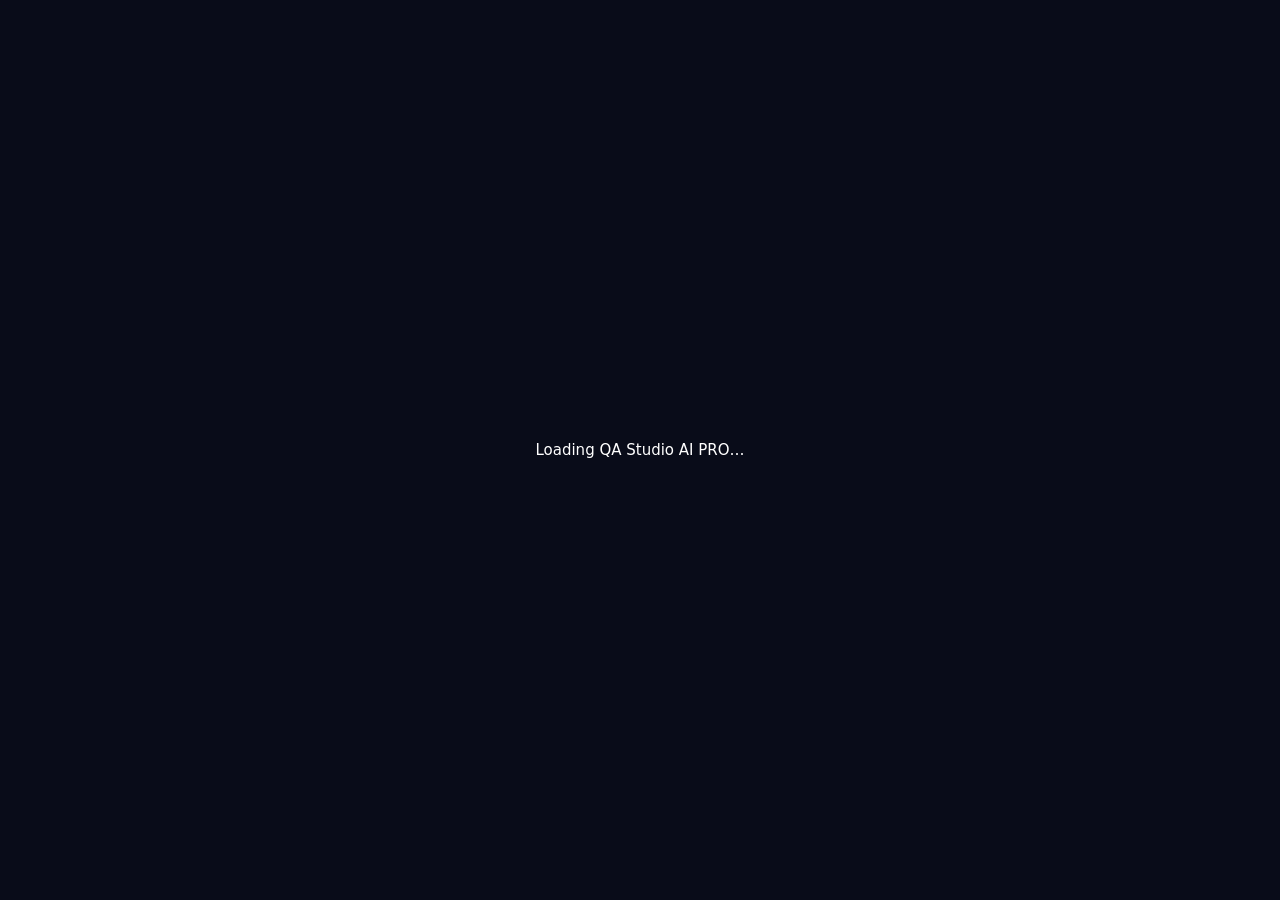
<file: index.html>
<!doctype html>
<html lang="en">
<head>
<meta charset="utf-8">
<meta name="viewport" content="width=device-width, initial-scale=1, viewport-fit=cover">
<meta name="theme-color" content="#090c19">
<meta name="description" content="QA Studio AI PRO: grafika, krátká videa, luxusní a vánoční motivy a 35 tematických kategorií.">
<title>QA Studio AI PRO</title>
<style>
html,body{width:100%;height:100%;margin:0;background:#090c19;color:#fff}
#app{display:block;border:0;width:100%;height:100%;height:100dvh}
#notice{position:fixed;z-index:9;inset:0;background:#090c19;color:#fff;display:grid;place-items:center;font:15px system-ui;text-align:center;padding:20px}
</style>
<link rel="manifest" href="./manifest.webmanifest">
<link rel="icon" href="./icon.svg" type="image/svg+xml">
<link rel="apple-touch-icon" href="./assets/qa-icon-180.png">
<meta name="apple-mobile-web-app-capable" content="yes">
<meta name="apple-mobile-web-app-status-bar-style" content="black-translucent">
<link rel="stylesheet" href="./qa-design.css?v=20261127-unified12">
</head>
<body>
<dialog id="qaInstallHelp" style="max-width:350px;background:#15151a;color:#fff;border:1px solid #b89450;border-radius:14px;padding:20px;font:16px system-ui"><h2></h2><p></p><button type="button"></button></dialog>
<div id="notice">Loading QA Studio AI PRO…</div>
<iframe id="app" src="./index-1.html?v=clean-20261125-13" title="QA Studio AI PRO" allow="web-share; microphone"></iframe>
<script src="./qa-install.js?v=20261127-install01"></script>
<script>
if(location.hash.includes('access_token=')||location.search.includes('error_code=')){
 location.replace('./login.html'+location.search+location.hash);
}
(function(){
'use strict';
const f=document.getElementById('app'),n=document.getElementById('notice');
if(location.search||location.hash){const q=new URLSearchParams(location.search);q.delete('v');f.src='./index-1.html?v=clean-20261125-13'+(q.size?'&'+q.toString():'')+location.hash;}
f.addEventListener('load',async function(){
 try{
   const doc=f.contentDocument;
   if(doc&&!doc.getElementById('qaObsidianDesign')){const design=doc.createElement('link');design.id='qaObsidianDesign';design.rel='stylesheet';design.href='./qa-design.css?v=20261127-unified12';doc.head.append(design);}
   if(!doc||!doc.querySelector('.nav'))throw Error('Aplikace nebyla načtena.');
   const loadModule=script=>new Promise(resolve=>{const old=script.onload;const error=script.onerror;script.onload=e=>{try{old?.call(script,e)}finally{resolve(true)}};script.onerror=e=>{try{error?.call(script,e)}finally{resolve(false)}};script.async=false;doc.body.append(script)});
   if(!doc.querySelector('script[data-qa-animals]')){
     const script=doc.createElement('script');
     script.src='./qa-animals.js?v=20261127-license01';
     script.dataset.qaAnimals='true';
     script.onerror=function(){console.warn('Doplněk zvířecích šablon se nenačetl.')};
     await loadModule(script);
   }
   if(!doc.defaultView.QAAuthCore){const core=doc.createElement('script');core.src='./qa-auth-core.js?v=20261123-core02';core.dataset.qaCore='true';await loadModule(core)}
   if(!doc.querySelector('script[data-qa-account]')){const account=doc.createElement('script');account.src='./qa-account.js?v=20261127-promo01';account.dataset.qaAccount='true';await loadModule(account)}
   if(!doc.querySelector('script[data-qa-social]')){const social=doc.createElement('script');social.src='./qa-social.js?v=20261123-social1';social.dataset.qaSocial='true';await loadModule(social);}
   if(!doc.querySelector('script[data-qa-promo]')){const promo=doc.createElement('script');promo.src='./qa-promo-catalog.js?v=20261127-promo01';promo.dataset.qaPromo='true';await loadModule(promo)}
   if(!doc.querySelector('script[data-qa-plans]')){const plans=doc.createElement('script');plans.src='./qa-plans.js?v=20261127-promo01';plans.dataset.qaPlans='true';await loadModule(plans);}
   if(!doc.querySelector('script[data-qa-voice-access]')){const voiceAccess=doc.createElement('script');voiceAccess.src='./qa-voice-access.js?v=20261127-trial01';voiceAccess.dataset.qaVoiceAccess='true';await loadModule(voiceAccess);}
   if(!doc.querySelector('script[data-qa-cutouts]')){const cutouts=doc.createElement('script');cutouts.src='./qa-cutouts.js?v=20261125-clean13';cutouts.dataset.qaCutouts='true';await loadModule(cutouts);}
   if(!doc.querySelector('script[data-qa-start]')){const start=doc.createElement('script');start.src='./qa-start.js?v=20261123-funny01';start.dataset.qaStart='true';await loadModule(start);}
   if(!doc.querySelector('script[data-qa-gallery]')){const gallery=doc.createElement('script');gallery.src='./qa-gallery.js?v=20261125-clean13';gallery.dataset.qaGallery='true';gallery.onerror=()=>console.error('Galerii fotošablon se nepodařilo načíst');await loadModule(gallery);}
   if(!doc.querySelector('script[data-qa-funny]')){const funny=doc.createElement('script');funny.src='./qa-funny.js?v=20261125-clean13';funny.dataset.qaFunny='true';funny.onerror=()=>console.error('Funny Lab se nepodařilo načíst');await loadModule(funny);}
   if(!doc.querySelector('script[data-qa-unified]')){const uni=doc.createElement('script');uni.src='./qa-one-editor.js?v=20261127-trial01';uni.dataset.qaUnified='true';uni.onerror=()=>console.error('Jednotný editor se nenačetl');await loadModule(uni);}
   if(!doc.querySelector('script[data-qa-motion]')){const motion=doc.createElement('script');motion.src='./qa-motion.js?v=20261127-license01';motion.dataset.qaMotion='true';await loadModule(motion);}
   if(!doc.querySelector('script[data-qa-prep]')){const prep=doc.createElement('script');prep.src='./qa-prep-studio.js?v=20261127-trial01';prep.dataset.qaPrep='true';await loadModule(prep);}
   if(!doc.querySelector('script[data-qa-help]')){const help=doc.createElement('script');help.src='./qa-help.js?v=20261123-onboard01';help.dataset.qaHelp='true';help.onerror=()=>console.error('Nápovědu nebylo možné načíst');await loadModule(help);}
   if(!doc.querySelector('script[data-qa-pricing-fix]')){const pricing=doc.createElement('script');pricing.src='./qa-pricing-fix.js?v=20261127-promo01';pricing.dataset.qaPricingFix='true';pricing.onerror=()=>console.error('Ceník se nepodařilo aktualizovat');await loadModule(pricing);}
   if(!doc.querySelector('script[data-qa-i18n]')){const i18n=doc.createElement('script');i18n.src='./qa-i18n.js?v=20261125-external02';i18n.dataset.qaI18n='true';await loadModule(i18n);}
   if(!doc.querySelector('script[data-qa-prompts]')){const prompts=doc.createElement('script');prompts.src='./qa-prompts.js?v=20261125-prompts01';prompts.dataset.qaPrompts='true';await loadModule(prompts);}
   if(!doc.querySelector('script[data-qa-external-ai]')){const ext=doc.createElement('script');ext.src='./qa-external-ai.js?v=20261125-external01';ext.dataset.qaExternalAi='true';await loadModule(ext);}
   if(!doc.querySelector('script[data-qa-branding]')){const art=doc.createElement('script');art.src='./qa-branding-art.js?v=20261127-brand05';art.dataset.qaBranding='true';await loadModule(art);}
   if(!doc.querySelector('script[data-qa-shared-library]')){const lib=doc.createElement('script');lib.src='./qa-shared-library.js?v=20261127-promo01';lib.dataset.qaSharedLibrary='true';await loadModule(lib);}
   if(!doc.querySelector('script[data-qa-landing]')){const landing=doc.createElement('script');landing.src='./qa-landing.js?v=20261127-promo01';landing.dataset.qaLanding='true';landing.onerror=()=>console.error('Promotional homepage failed to load');await loadModule(landing);}
   const deadline=Date.now()+6000;while(!doc.querySelector('#qlaNewLanding .qaHomeShell')&&Date.now()<deadline)await new Promise(r=>setTimeout(r,100));
   if(doc.querySelector('#qlaNewLanding .qaHomeShell')){doc.querySelector('.nav button[data-tab="qaWelcome"]')?.click();doc.defaultView.scrollTo(0,0);n.style.display='none';window.qaAttachInstall?.();const requested=new URLSearchParams(location.search).get('studio');if(['image','sound','voice','video','motion','editor'].includes(requested)){doc.defaultView.qaOpenEditorMode?.(requested)}else if(requested==='library'){doc.defaultView.qaOpenSharedLibrary?.('all','all')}}else{n.replaceChildren();const msg=document.createElement('p');msg.textContent='Nová domovská stránka se nenačetla. / Dashboard failed to load.';const retry=document.createElement('button');retry.textContent='Zkusit znovu / Retry';retry.onclick=()=>location.reload();const fallback=document.createElement('button');fallback.textContent='Otevřít dostupný editor / Open editor';fallback.onclick=()=>{n.style.display='none'};n.append(msg,retry,fallback)}
 }catch(e){
   n.textContent='Studio se nepodařilo načíst v tomto prostředí. Otevři soubor index-1.html přímo z webového serveru.';
   console.error(e);
 }
});
})();
</script>
<script>
if('serviceWorker' in navigator && location.protocol==='https:') {
 window.addEventListener('load',()=>navigator.serviceWorker.register('./sw.js',{scope:'./'}).catch(()=>{}),{once:true});
}
</script>
</body>
</html>
</file>
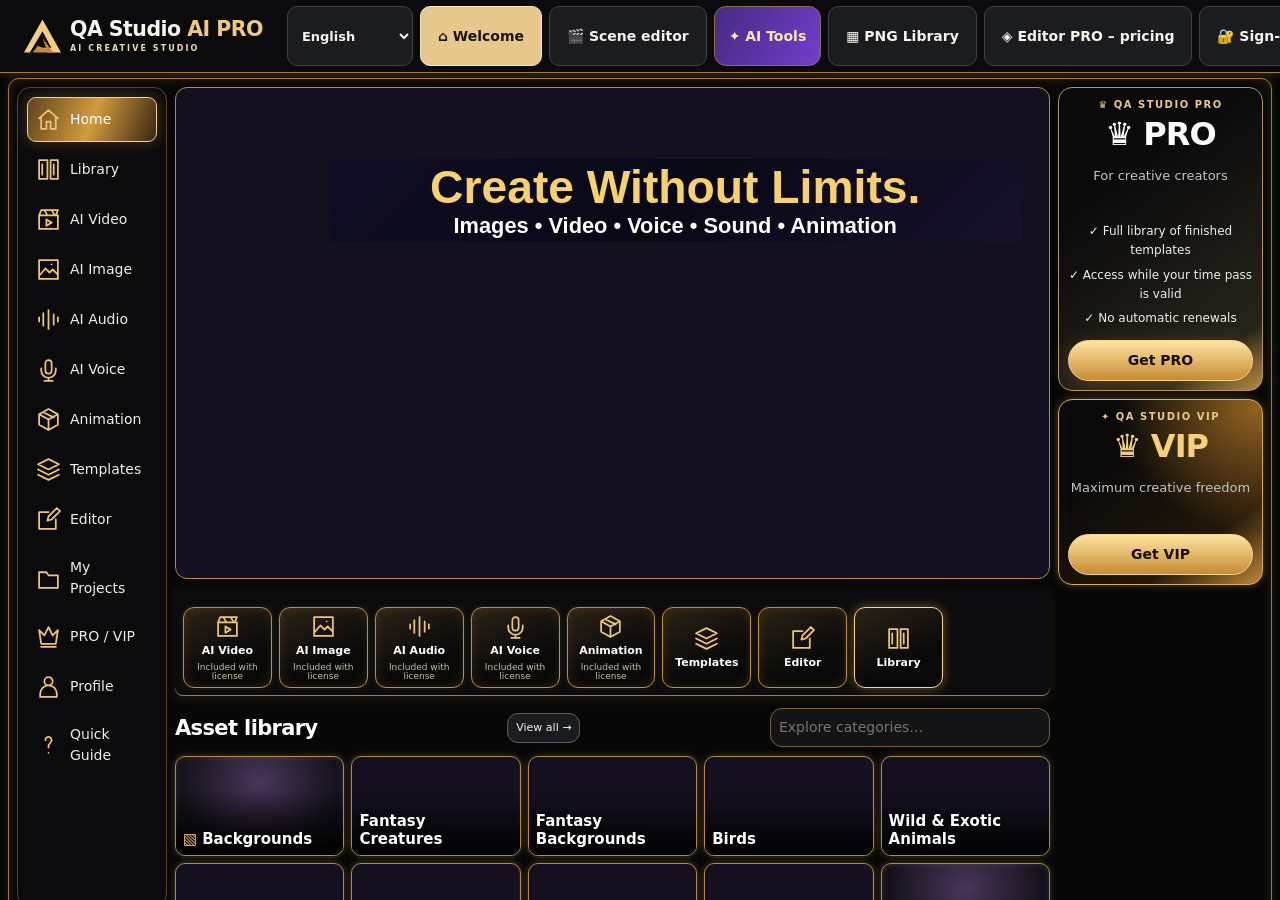
<file: beta/index.html>
<!doctype html><html lang="cs"><head><meta charset="utf-8"><meta name="viewport" content="width=device-width,initial-scale=1"><title>QA Studio AI PRO</title><link rel="stylesheet" href="../qa-design.css?v=20261125-clean13"></head><body><p>QA Studio AI PRO — aktualizovaná verze</p><a href="../?v=20261125-clean13">Otevřít studio</a><script>const target=new URL('../',location.href);for(const [k,v] of new URLSearchParams(location.search))target.searchParams.set(k,v);target.searchParams.set('v','20261125-clean13');target.hash=location.hash;location.replace(target.href);</script></body></html>
</file>
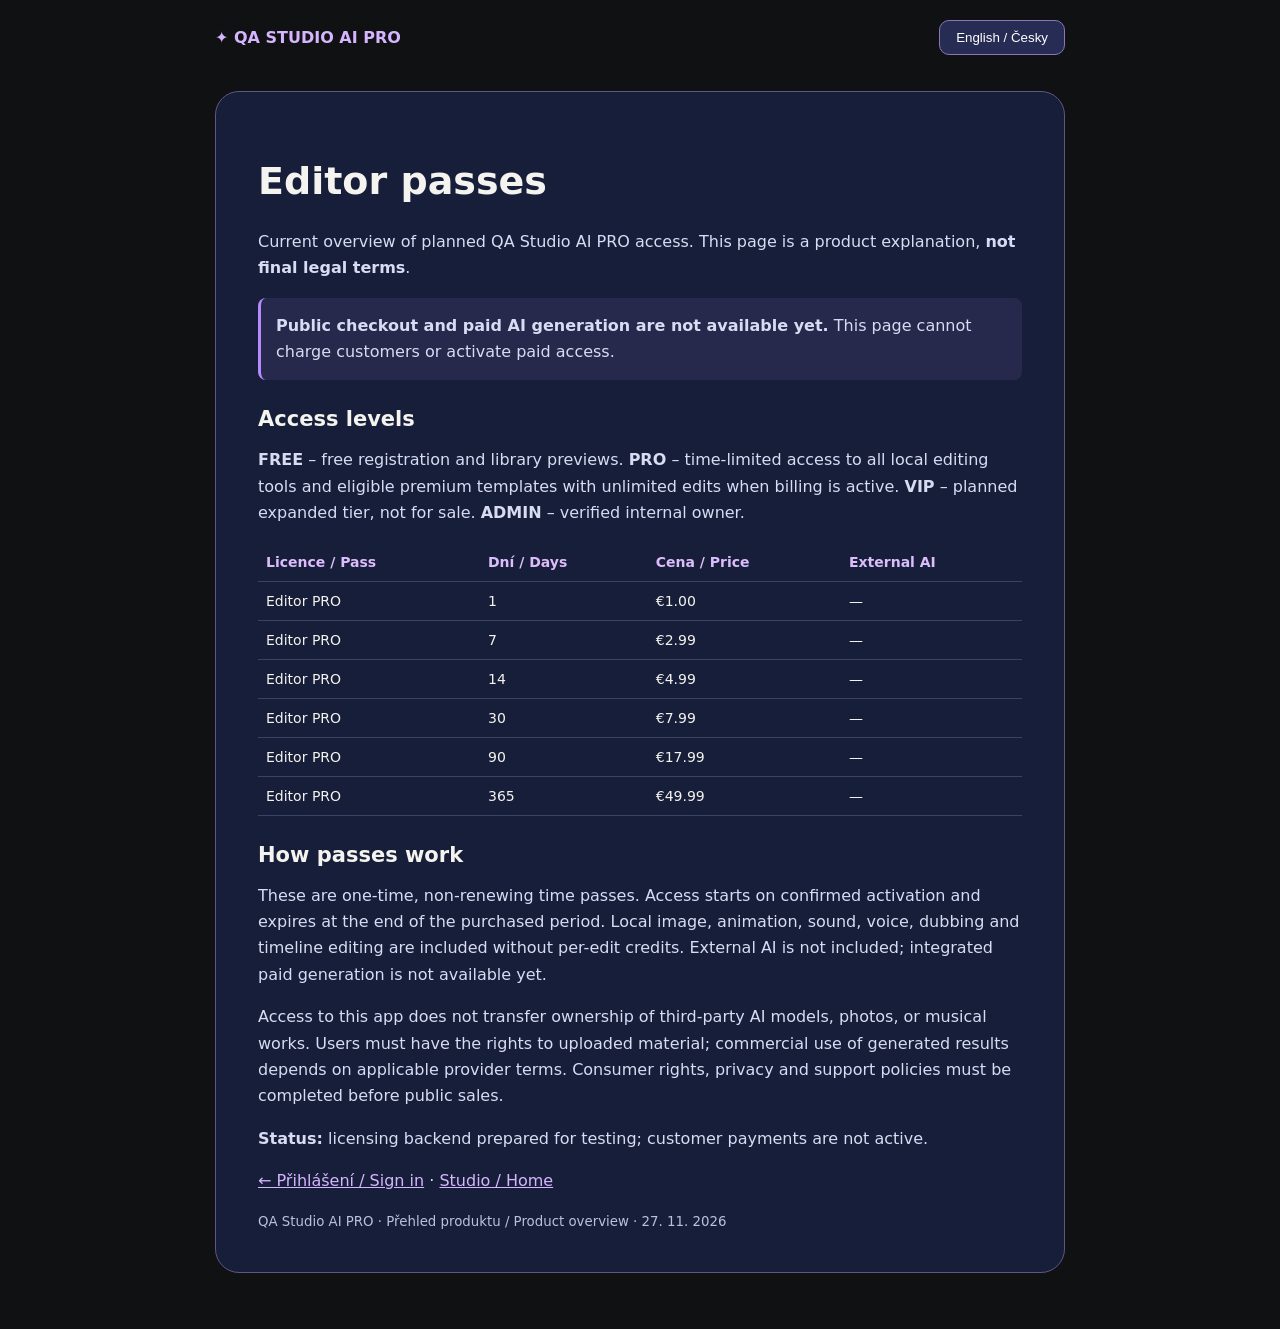
<file: licenses.html>
<!doctype html>
<html lang="cs"><head>
<meta charset="utf-8"><meta name="viewport" content="width=device-width,initial-scale=1,viewport-fit=cover">
<meta name="theme-color" content="#121932"><meta name="robots" content="index,follow">
<title>Licence / Licenses · QA Studio AI PRO</title>
<style>
:root{color-scheme:dark;font-family:system-ui,-apple-system,Segoe UI,Arial,sans-serif}*{box-sizing:border-box}
body{margin:0;background:linear-gradient(130deg,#0b132b,#211631);color:#f6f4ff;padding:20px;min-height:100vh}
main{max-width:850px;margin:36px auto;background:#171e39;border:1px solid #645485;border-radius:24px;padding:clamp(20px,5vw,42px)}
a{color:#d6b5ff}h1{font-size:clamp(25px,6vw,38px)}h2{font-size:21px;margin:27px 0 9px}p,li{line-height:1.65;color:#d7dcf3}
table{border-collapse:collapse;width:100%;font-size:14px}th,td{text-align:left;border-bottom:1px solid #3a4364;padding:11px 8px}th{color:#dcbcfb}
small{color:#b8c3db}.note{background:#26284c;padding:15px;border-left:3px solid #b68aff;border-radius:8px}
header{max-width:850px;margin:auto;display:flex;justify-content:space-between;align-items:center;gap:16px}header a{text-decoration:none;font-weight:750}
button{border-radius:10px;border:1px solid #8e75b4;background:#272c55;color:white;padding:9px 16px;cursor:pointer}
@media(max-width:540px){table{font-size:12px}th,td{padding:9px 5px}}
</style><link rel="stylesheet" href="./qa-design.css?v=20261125-obsidian2">
</head><body>
<header><a href="./">✦ QA STUDIO AI PRO</a><button id="langBtn" type="button">English / Česky</button></header>
<main>
<div data-cs><h1>Licence editoru</h1>
<p>Aktuální informace o připravovaných přístupech do QA Studio AI PRO. Toto je přehled funkčnosti, <strong>nikoli finální právní obchodní podmínky</strong>.</p>
<p class="note"><strong>Veřejný prodej a placené AI generování zatím nejsou spuštěné.</strong> Nikdo si přes tuto stránku nemůže koupit licenci ani aktivovat platbu.</p>
<h2>Přístupové úrovně</h2>
<p><strong>FREE</strong> – registrace a prohlížení ukázek knihovny. <strong>PRO</strong> – časový přístup ke všem lokálním nástrojům editoru a hotovým prémiovým šablonám po aktivaci platby, bez limitu počtu úprav. <strong>VIP</strong> – plánovaná rozšířená úroveň, zatím bez veřejného prodeje. <strong>ADMIN</strong> – interní ověřený správce.</p></div>
<div data-en hidden><h1>Editor passes</h1>
<p>Current overview of planned QA Studio AI PRO access. This page is a product explanation, <strong>not final legal terms</strong>.</p>
<p class="note"><strong>Public checkout and paid AI generation are not available yet.</strong> This page cannot charge customers or activate paid access.</p>
<h2>Access levels</h2>
<p><strong>FREE</strong> – free registration and library previews. <strong>PRO</strong> – time-limited access to all local editing tools and eligible premium templates with unlimited edits when billing is active. <strong>VIP</strong> – planned expanded tier, not for sale. <strong>ADMIN</strong> – verified internal owner.</p></div>
<table><thead><tr><th>Licence / Pass</th><th>Dní / Days</th><th>Cena / Price</th><th>External AI</th></tr></thead><tbody id="qaPromoPrices"><tr><td colspan="4">Ceny se načítají / Loading prices</td></tr></tbody></table>
<div data-cs>
<h2>Jak licence funguje</h2>
<p>Jde o jednorázové časové balíčky bez automatického obnovování. Platnost se počítá po potvrzené aktivaci a skončí uplynutím přiděleného období. V ceně jsou lokální úpravy obrázků, animací, zvuku, hlasu, dabingu a časové osy. Jednotlivé úpravy nespotřebovávají kredity. Externí AI není součástí ceny; integrované placené generování zatím není dostupné.</p>
<p>Licence k používání aplikace nezakládá vlastnictví modelů AI, cizích fotografií ani hudebních děl. Uživatel musí mít práva k obsahu, který nahraje; dostupnost a obchodní použití vygenerovaných výstupů bude nutné ověřit podle podmínek použitých dodavatelů. Pravidla odstoupení, reklamací, ochrany osobních údajů a podpory musí být zveřejněna a dokončena před spuštěním prodeje.</p>
<p><strong>Stav:</strong> technický licenční systém je připravený k testování, ale zákaznické platby nejsou aktivní.</p>
</div>
<div data-en hidden>
<h2>How passes work</h2>
<p>These are one-time, non-renewing time passes. Access starts on confirmed activation and expires at the end of the purchased period. Local image, animation, sound, voice, dubbing and timeline editing are included without per-edit credits. External AI is not included; integrated paid generation is not available yet.</p>
<p>Access to this app does not transfer ownership of third-party AI models, photos, or musical works. Users must have the rights to uploaded material; commercial use of generated results depends on applicable provider terms. Consumer rights, privacy and support policies must be completed before public sales.</p>
<p><strong>Status:</strong> licensing backend prepared for testing; customer payments are not active.</p>
</div>
<p><a href="./login.html">← Přihlášení / Sign in</a> · <a href="./">Studio / Home</a></p>
<small>QA Studio AI PRO · Přehled produktu / Product overview · 27. 11. 2026</small>
</main>
<script src="./qa-promo-catalog.js?v=20261127-promo01"></script>
<script>
const btn=document.getElementById('langBtn');
let lang=(navigator.language||'cs').toLowerCase().startsWith('cs')?'cs':'en';
function render(){for(const el of document.querySelectorAll('[data-cs]'))el.hidden=lang!=='cs';for(const el of document.querySelectorAll('[data-en]'))el.hidden=lang!=='en';document.documentElement.lang=lang;const body=document.getElementById('qaPromoPrices'),catalog=window.QAPromoCatalog;if(!catalog){body.textContent=lang==='cs'?'Ceník není k dispozici.':'Prices are unavailable.';return}body.replaceChildren();for(const offer of catalog.offers){const tr=document.createElement('tr');for(const value of ['Editor PRO',String(offer.days),catalog.formatPrice(offer.minorUnits,lang),'—']){const td=document.createElement('td');td.textContent=value;tr.append(td)}body.append(tr)}}
btn.addEventListener('click',()=>{lang=lang==='cs'?'en':'cs';render()});render();
</script></body></html>
</file>
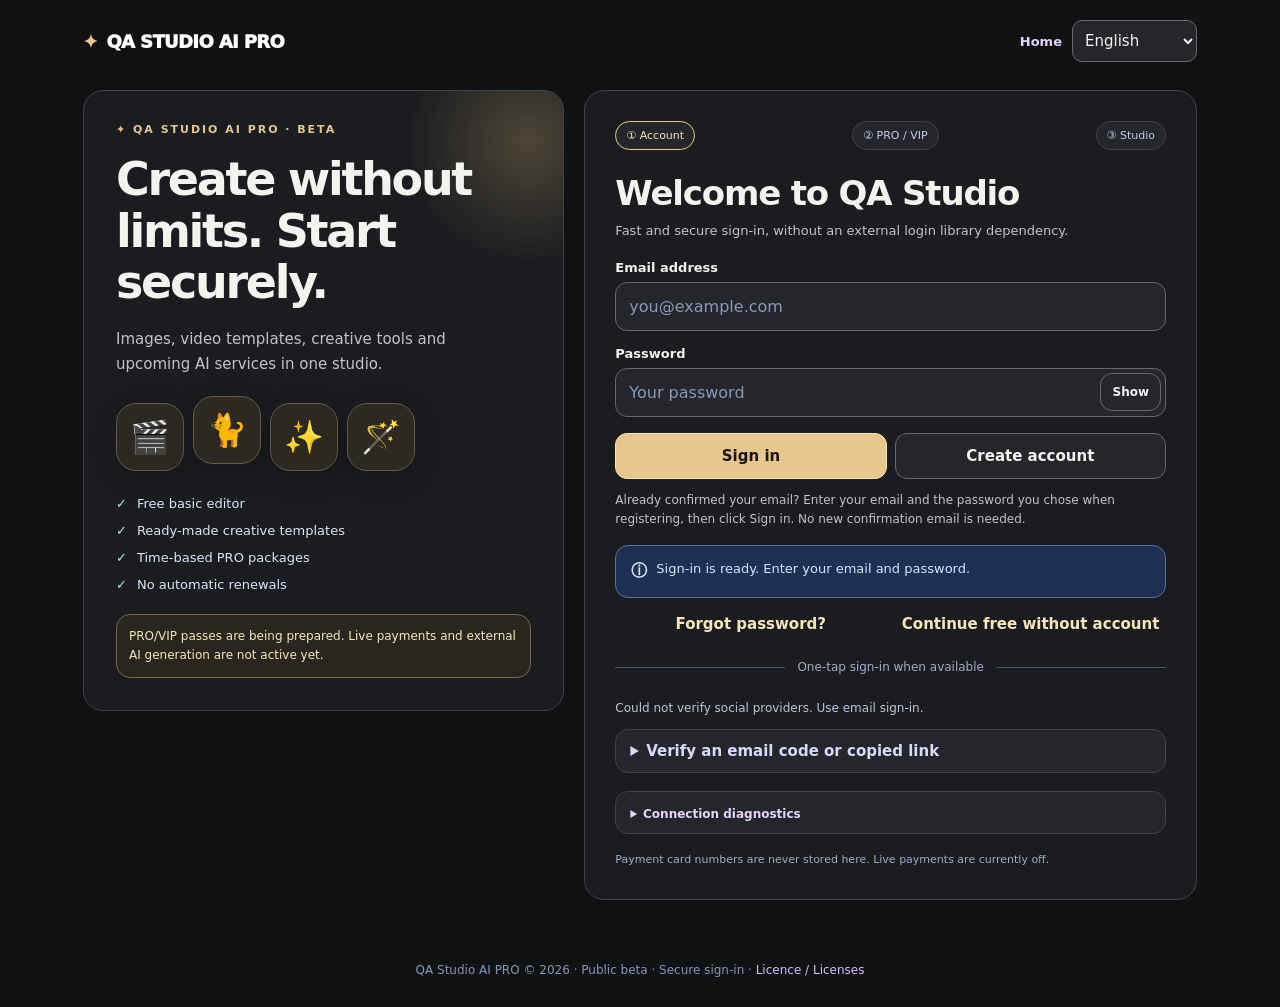
<file: login.html>
<!doctype html>
<html lang="cs">
<head>
<meta charset="utf-8"><meta name="viewport" content="width=device-width,initial-scale=1,viewport-fit=cover">
<meta name="theme-color" content="#101528">
<meta name="description" content="QA Studio AI PRO: bezpečné přihlášení, registrace, ověřovací kód a obnova hesla">
<title>QA Studio AI PRO | Přihlášení a registrace</title>
<link rel="icon" href="./icon.svg" type="image/svg+xml">
<style>
:root{font-family:system-ui,-apple-system,Segoe UI,Arial,sans-serif;color-scheme:dark;color:#f6f6ff;--txt:#f6f6ff;--sub:#afc0df;--line:#444b72;--pink:#ff83bb;--mint:#9ef5d0;--gold:#ffda98}
*{box-sizing:border-box}body{margin:0;min-height:100vh;background:radial-gradient(ellipse at 80% -10%,#3f265c 0,transparent 44%),radial-gradient(ellipse at 5% 45%,#263768 0,transparent 46%),#0b1021;color:var(--txt);font-size:15px}
a{color:#e4d4ff;text-decoration:none}a:hover{text-decoration:underline}button,input,select{font:inherit}button{cursor:pointer}button:disabled{opacity:.5;cursor:wait}
header{max-width:1150px;margin:auto;display:flex;align-items:center;justify-content:space-between;gap:12px;padding:20px 18px}
.brand{font-size:18px;font-weight:950;letter-spacing:-.035em;color:#fff;display:flex;gap:9px;align-items:center}.brand span{color:var(--gold)}
.topActions{display:flex;align-items:center;gap:10px}.topActions a{font-size:13px;font-weight:700}.topActions select{background:#1b2543;border:1px solid #66739d;border-radius:10px;color:white;padding:10px 8px;max-width:138px}
.layout{max-width:1150px;margin:0 auto;padding:8px 18px 48px;display:grid;grid-template-columns:minmax(0,.88fr) minmax(0,1.12fr);gap:20px;align-items:start}
.promo{background:linear-gradient(145deg,#281f50,#162346 48%,#241636);border:1px solid #68508c;border-radius:24px;position:relative;overflow:hidden;padding:32px;box-shadow:0 15px 55px #0005;min-height:490px}
.promo:before{content:"";position:absolute;width:260px;height:260px;border-radius:50%;right:-95px;top:-80px;background:radial-gradient(circle at 35% 35%,#b085ff94,#f4789d65 38%,transparent 70%);filter:blur(2px)}
.kicker{font-size:11px;letter-spacing:.18em;font-weight:900;color:#ffd09b;position:relative}.promo h1{font-size:clamp(30px,4vw,46px);line-height:1.12;letter-spacing:-.05em;margin:18px 0;position:relative}.promo p{color:#d0d9ec;line-height:1.7;max-width:380px;position:relative}
.art{display:flex;align-items:center;gap:9px;margin:25px 0}.art>span{font-size:32px;display:grid;place-items:center;height:68px;width:68px;border:1px solid #ffffff35;border-radius:20px;background:linear-gradient(150deg,#59316e,#27295e);box-shadow:0 7px 28px #0003}.art>span:nth-child(2){transform:translateY(-7px);background:linear-gradient(145deg,#62417c,#bc637e)}.art>span:nth-child(3){background:linear-gradient(145deg,#754a62,#373667)}
.benefits{list-style:none;padding:0;display:grid;gap:12px;margin:22px 0}.benefits li{color:#dee5fb;font-size:13px}.benefits li:before{content:"✓";color:var(--mint);font-weight:900;margin-right:10px}
.proNote{border:1px solid #a38a6f;border-radius:14px;padding:12px;background:#38263b99;color:#fce3af;font-size:12px;line-height:1.6;margin-top:20px}
.auth{background:linear-gradient(170deg,#1b2445,#11172d);border:1px solid #6b6593;border-radius:24px;padding:clamp(18px,3vw,30px);box-shadow:0 18px 60px #0007;min-width:0}
.progress{display:flex;gap:5px;justify-content:space-between;color:#c3cce6;font-size:11px;margin-bottom:24px}.progress span{border-radius:40px;padding:7px 10px;border:1px solid #4c5985;background:#252e50}.progress span:first-child{background:#452a67;color:#fff;border-color:#8d6bd4}
.auth h2{font-size:clamp(24px,3.5vw,34px);line-height:1.15;letter-spacing:-.035em;margin:0 0 8px}.subtitle{color:#bdcae4;font-size:13px;line-height:1.6;margin:0 0 18px}
label{display:block;font-weight:750;font-size:13px;margin:15px 0 7px}input{background:#0d162b;border:1px solid #5c698b;color:#fff;border-radius:12px;padding:14px 13px;min-height:48px;width:100%;outline:none;font-size:16px}input:focus{border-color:#c6a0fe;box-shadow:0 0 0 3px #9d68eb33}input::placeholder{color:#879ab9}
.btn{border:1px solid #7972a5;background:#242b56;color:#fff;border-radius:12px;padding:12px 15px;min-height:46px;font-weight:790;transition:filter .12s}.btn:hover{filter:brightness(1.1)}.btn:focus-visible{outline:3px solid #c1a4fa;outline-offset:2px}.btn.primary{background:linear-gradient(100deg,#fa8b69,#bf4cb4,#6951f4);border-color:#f8b8dc;box-shadow:0 6px 26px #b54cd52c}.btn.soft{background:#192941;border-color:#527398}.btn.gold{background:linear-gradient(110deg,#ffd17a,#e9958b);color:#241632;border-color:#ffdfa9}.btn.textBtn{padding:8px 0;background:none;border:none;min-height:34px;color:#dec4ff}.btn.full{width:100%}
.fieldWithButton{position:relative}.fieldWithButton input{padding-right:105px}.fieldWithButton .btn{position:absolute;right:5px;top:5px;padding:6px 11px;min-height:38px;font-size:12px;border-color:#66708a}
.row{display:flex;gap:9px;flex-wrap:wrap;align-items:center}.row>.btn{flex:1}.actions{display:flex;gap:8px;margin-top:16px;flex-wrap:wrap}.actions .btn{flex:1;min-width:125px}
#message{margin:16px 0 9px;display:flex;gap:9px;align-items:start;border:1px solid #59739d;border-radius:13px;padding:13px 15px;color:#d5e8ff;background:#1e3054;white-space:pre-wrap;line-height:1.52;min-height:53px;font-size:13px;scroll-margin-top:30px}#message[data-kind=error]{border-color:#df7689;background:#3b233e;color:#ffdfe3}#message[data-kind=ok]{border-color:#5bad91;background:#163c3c;color:#c6ffea}#message[data-kind=warn]{border-color:#b68d5f;background:#392d31;color:#ffe6b4}#message:focus{outline:3px solid #dfbadf}#message strong{font-size:16px}
.helptext{color:#c7d2e9;font-size:12px;line-height:1.6}.divider{display:flex;gap:12px;align-items:center;color:#9faecb;font-size:12px;margin:19px 0}.divider:before,.divider:after{content:"";height:1px;flex:1;background:#475479}
#social{display:flex;gap:9px;flex-wrap:wrap}#social button{flex:1;min-width:120px}#socialInfo{font-size:12px;color:#bdc5dd;margin-top:8px}
details{border:1px solid #4f567a;background:#172340;border-radius:13px;padding:12px 14px;margin-top:14px}details summary{cursor:pointer;font-weight:750;color:#d9d9fc}details p{font-size:12px;line-height:1.55;color:#c3d3f0}
#recoverPanel{margin-top:18px;border:1px solid #a588d5;padding:16px;border-radius:14px;background:#261d4e}
#signedIn{background:#16372f;border:1px solid #5ca187;padding:18px;border-radius:14px;color:#e0ffe9}
.disclaimer{font-size:11px;color:#9cacc9;margin:17px 0 0;line-height:1.6}
#diagPanel{margin-top:18px;padding-top:15px;border-top:1px solid #364d71;font-size:12px;color:#b7c4df}#diagPanel summary{color:#e6d4fb;font-weight:760;cursor:pointer}#diagPanel pre{font-size:11px;white-space:pre-wrap;overflow-wrap:anywhere;color:#cde0ed;line-height:1.5}
#rateNotice{background:#3c302c;color:#ffe1b1;border:1px solid #a68054;border-radius:10px;padding:11px;font-size:12px;margin-top:10px}
footer{max-width:1150px;margin:0 auto;text-align:center;color:#8396bc;padding:15px 20px 30px;font-size:12px}
[hidden]{display:none!important}
@media(max-width:900px){.layout{grid-template-columns:1fr}.promo{min-height:0;padding:22px}.promo h1{font-size:29px}.art{margin:15px 0}.art>span{height:52px;width:52px;font-size:25px}.benefits{grid-template-columns:1fr 1fr;gap:7px}.auth{padding:20px}}
@media(max-width:490px){header{padding:14px 12px}.brand{font-size:15px}.topActions{gap:6px}.topActions a{font-size:12px}.topActions select{max-width:108px}.layout{padding:5px 10px 30px;gap:13px}.promo{padding:19px;border-radius:18px}.promo h1{font-size:25px;margin:10px 0}.promo p{font-size:12px;margin:8px 0}.benefits{margin:13px 0}.benefits li{font-size:11px}.auth{border-radius:18px;padding:17px}.progress{font-size:10px}.progress span{padding:6px}.actions .btn{min-width:125px}}
</style>
<link rel="stylesheet" href="./qa-design.css?v=20261125-obsidian2">
</head><body>
<header><a href="./" class="brand"><span>✦</span> QA STUDIO AI PRO</a><div class="topActions"><a href="./" data-i18n="home">Domů</a><select id="language" aria-label="Language"><option value="cs">Čeština</option><option value="en">English</option><option value="de">Deutsch</option><option value="fr">Français</option><option value="es">Español</option><option value="it">Italiano</option><option value="pl">Polski</option><option value="pt">Português</option><option value="ru">Русский</option><option value="uk">Українська</option><option value="nl">Nederlands</option><option value="ro">Română</option><option value="ja">日本語</option><option value="zh">中文</option><option value="hi">हिन्दी</option></select></div></header>
<div class="layout"><aside class="promo" aria-label="QA Studio AI PRO preview">
<div class="kicker">✦ QA STUDIO AI PRO · BETA</div><h1 data-i18n="promoTitle">Tvoř bez hranic. Začni bezpečně.</h1><p data-i18n="promoText">Obrázky, videošablony, kreativní nástroje a připravované AI služby v jednom studiu.</p>
<div class="art" aria-hidden="true"><span>🎬</span><span>🐈</span><span>✨</span><span>🪄</span></div>
<ul class="benefits"><li data-i18n="benefit1">Základní editor zdarma</li><li data-i18n="benefit2">Hotové kreativní šablony</li><li data-i18n="benefit3">PRO balíčky dle délky</li><li data-i18n="benefit4">Bez automatické obnovy</li></ul>
<div class="proNote" data-i18n="betaNote">PRO/VIP balíčky jsou v přípravě. Veřejné platby a externí AI generování zatím nejsou aktivní.</div>
</aside>
<main class="auth" id="authCard"><div class="progress"><span data-i18n="stepOne">① Účet</span><span data-i18n="stepTwo">② PRO / VIP</span><span data-i18n="stepThree">③ Studio</span></div>
<h2 data-i18n="heading">Vítej v QA Studio</h2><p class="subtitle" data-i18n="subtitle">Přihlášení bez přesměrování na jiné stránky. Účet zůstane zabezpečený službou Supabase.</p>
<div id="selectedPlan" hidden></div><div id="signedIn" hidden><strong id="signedInLabel"></strong><p data-i18n="alreadySignedIn">Jsi ověřený. Můžeš pokračovat do studia.</p><div class="actions"><button class="btn gold" type="button" id="enterStudio" data-i18n="enterStudio">Vstoupit do studia</button><button class="btn soft" type="button" id="logout" data-i18n="logout">Odhlásit</button></div></div>
<form id="authForm" novalidate>
<label for="email" data-i18n="email">E-mail</label><input id="email" name="email" type="email" autocomplete="email" inputmode="email" required placeholder="you@example.com">
<label for="password" data-i18n="password">Heslo</label><div class="fieldWithButton"><input id="password" type="password" autocomplete="current-password" required placeholder="Your password"><button type="button" id="togglePassword" class="btn soft" data-i18n="show">Zobrazit</button></div>
<div class="actions"><button type="submit" id="login" class="btn primary" data-i18n="signIn">Přihlásit se</button><button type="button" class="btn" id="register" data-i18n="register">Vytvořit účet</button></div>
</form>
<p id="registeredHelp" class="helptext" data-i18n="registerHint">Máš už potvrzený e-mail? Zadej svůj e-mail a heslo z registrace a klikni na Přihlásit se. Další ověřovací e-mail nepotřebuješ.</p>
<div id="message" tabindex="-1" role="status" aria-live="polite" data-kind="info"><strong>ⓘ</strong><span id="messageText">Kontroluji připojení…</span></div>
<div class="row"><button id="showHelp" type="button" class="btn textBtn" data-i18n="forgot">Zapomněl/a jsem heslo</button><button id="goFree" type="button" class="btn textBtn" data-i18n="freeEditor">Pokračovat zdarma bez účtu</button></div>
<div id="rateNotice" hidden></div>
<div id="socialArea"><div class="divider" data-i18n="socialHeading">Rychlé přihlášení, pokud je dostupné</div><div id="social"><button id="google" type="button" class="btn soft" hidden>G · Google</button><button id="facebook" type="button" class="btn soft" hidden>f · Facebook</button></div><p id="socialInfo" data-i18n="socialPending">Google a Facebook se objeví po aktivaci přihlášení u poskytovatelů.</p></div>
<details id="emailHelp"><summary data-i18n="emailHelpTitle">Ověřit kód nebo zkopírovaný odkaz z e-mailu</summary><p data-i18n="emailHelpText">Použij pouze nejnovější e-mail. Když obsahuje číselný kód, zadej ho. Když obsahuje tlačítko, podrž ho a zkopíruj jeho adresu bez otevření.</p>
<div class="actions"><button id="sendCode" type="button" class="btn" data-i18n="sendCode">Poslat přihlašovací e-mail</button><button id="sendRecovery" type="button" class="btn soft" data-i18n="sendRecovery">Poslat obnovu hesla</button></div>
<label for="code" data-i18n="otpLabel">Ověřovací kód (pokud ho e-mail obsahuje)</label><input id="code" type="text" inputmode="numeric" autocomplete="one-time-code" maxlength="8" placeholder="123456">
<label for="codeType" data-i18n="codeTypeLabel">Kód je určený pro</label><select id="codeType" style="background:#17213d;color:#fff;border:1px solid #5c698b;border-radius:9px;padding:10px;width:100%"><option value="email" data-i18n="codeLogin">Přihlášení</option><option value="recovery" data-i18n="codeRecovery">Obnovu hesla</option><option value="signup" data-i18n="codeSignup">Registraci</option></select>
<div class="actions"><button id="verifyCode" type="button" class="btn primary" data-i18n="verifyCode">Ověřit kód</button></div>
<label for="pastedLink" data-i18n="pasteLabel">Zkopírovaná adresa ověřovacího odkazu</label><input id="pastedLink" type="url" inputmode="url" autocomplete="off" spellcheck="false" placeholder="https://...supabase.co/auth/v1/verify?token=...">
<div class="actions"><button id="verifyLink" type="button" class="btn primary" data-i18n="verifyLink">Ověřit odkaz bez otevření</button></div>
</details>
<section id="recoverPanel" hidden><h3 data-i18n="newPasswordHeading">Nastavení nového hesla</h3><p class="helptext" data-i18n="newPasswordHelp">Změna hesla je dostupná pouze po úspěšném ověření účtu.</p><label for="newPassword" data-i18n="newPassword">Nové heslo</label><input id="newPassword" type="password" autocomplete="new-password" minlength="8"><label for="confirmPassword" data-i18n="confirmPassword">Zopakovat nové heslo</label><input id="confirmPassword" type="password" autocomplete="new-password" minlength="8"><div class="actions"><button class="btn primary" type="button" id="savePassword" data-i18n="savePassword">Uložit nové heslo</button></div></section>
<details id="diagPanel"><summary data-i18n="diagnostics">Diagnostika připojení</summary><pre id="diagnosticText">Not checked</pre><div class="row"><button type="button" id="checkConnection" class="btn soft" data-i18n="checkConnection">Zkontrolovat spojení</button><button type="button" id="copyDiagnostics" class="btn soft" data-i18n="copyDiagnostics">Kopírovat diagnostiku</button></div><p class="helptext" data-i18n="diagNote">Diagnostika neobsahuje heslo ani přístupové tokeny. Neposílej sem žádné ověřovací odkazy.</p></details>
<p class="disclaimer" data-i18n="disclaimer">V aplikaci se neukládají čísla platebních karet. Žádná ostrá platba se zatím neúčtuje.</p>
</main></div><footer>QA Studio AI PRO © 2026 · Public beta · Secure sign-in · <a href="./licenses.html" style="color:#d7bcff">Licence / Licenses</a></footer>
<script src="./qa-auth-core.js?v=20261123-core02" defer></script>
<script src="./qa-login.js?v=20261126-mail01" defer></script>
</body></html>
</file>
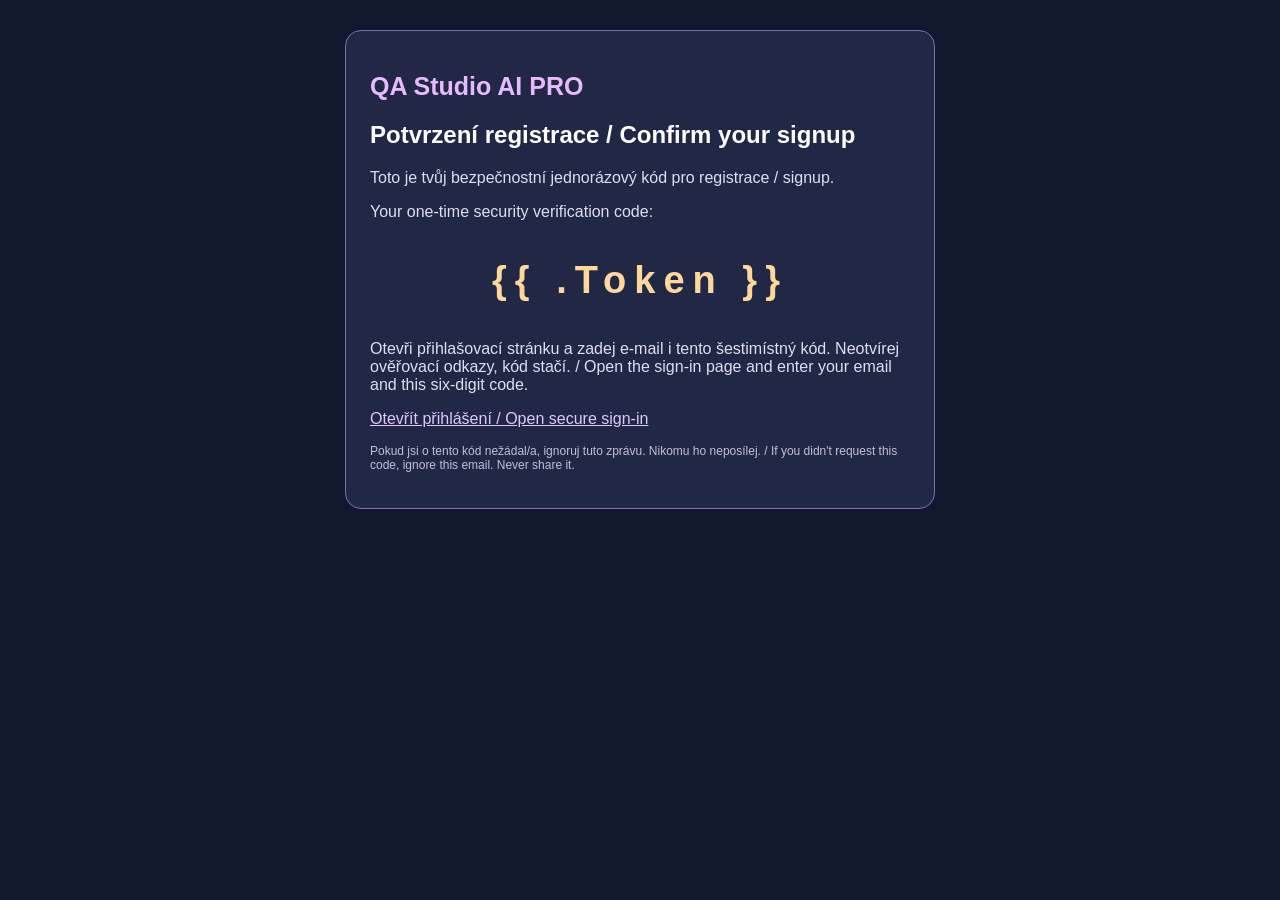
<file: supabase/email-templates/confirm-signup.html>
<!doctype html>
<html lang="cs"><head><meta charset="utf-8"><meta name="viewport" content="width=device-width,initial-scale=1"></head>
<body style="margin:0;padding:30px;background:#11172d;color:#f4f0ff;font:16px Arial,sans-serif">
<div style="max-width:540px;margin:auto;padding:24px;border-radius:16px;background:#202845;border:1px solid #8270ae">
<h1 style="color:#e7b9ff;font-size:25px">QA Studio AI PRO</h1>
<h2 style="color:#ffffff">Potvrzení registrace / Confirm your signup</h2>
<p style="color:#dfdeef">Toto je tvůj bezpečnostní jednorázový kód pro registrace / signup.</p>
<p style="color:#dfdeef">Your one-time security verification code:</p>
<p style="font-size:38px;font-weight:800;letter-spacing:8px;color:#ffd79b;text-align:center">{{ .Token }}</p>
<p style="color:#dfdeef">Otevři přihlašovací stránku a zadej e-mail i tento šestimístný kód. Neotvírej ověřovací odkazy, kód stačí. / Open the sign-in page and enter your email and this six-digit code.</p>
<p><a href="https://cizekanek-cyber.github.io/QA-Studio-AI-PRO/login.html" style="color:#dfc6ff">Otevřít přihlášení / Open secure sign-in</a></p>
<p style="font-size:12px;color:#c3bfd6">Pokud jsi o tento kód nežádal/a, ignoruj tuto zprávu. Nikomu ho neposílej. / If you didn't request this code, ignore this email. Never share it.</p>
</div></body></html>
</file>
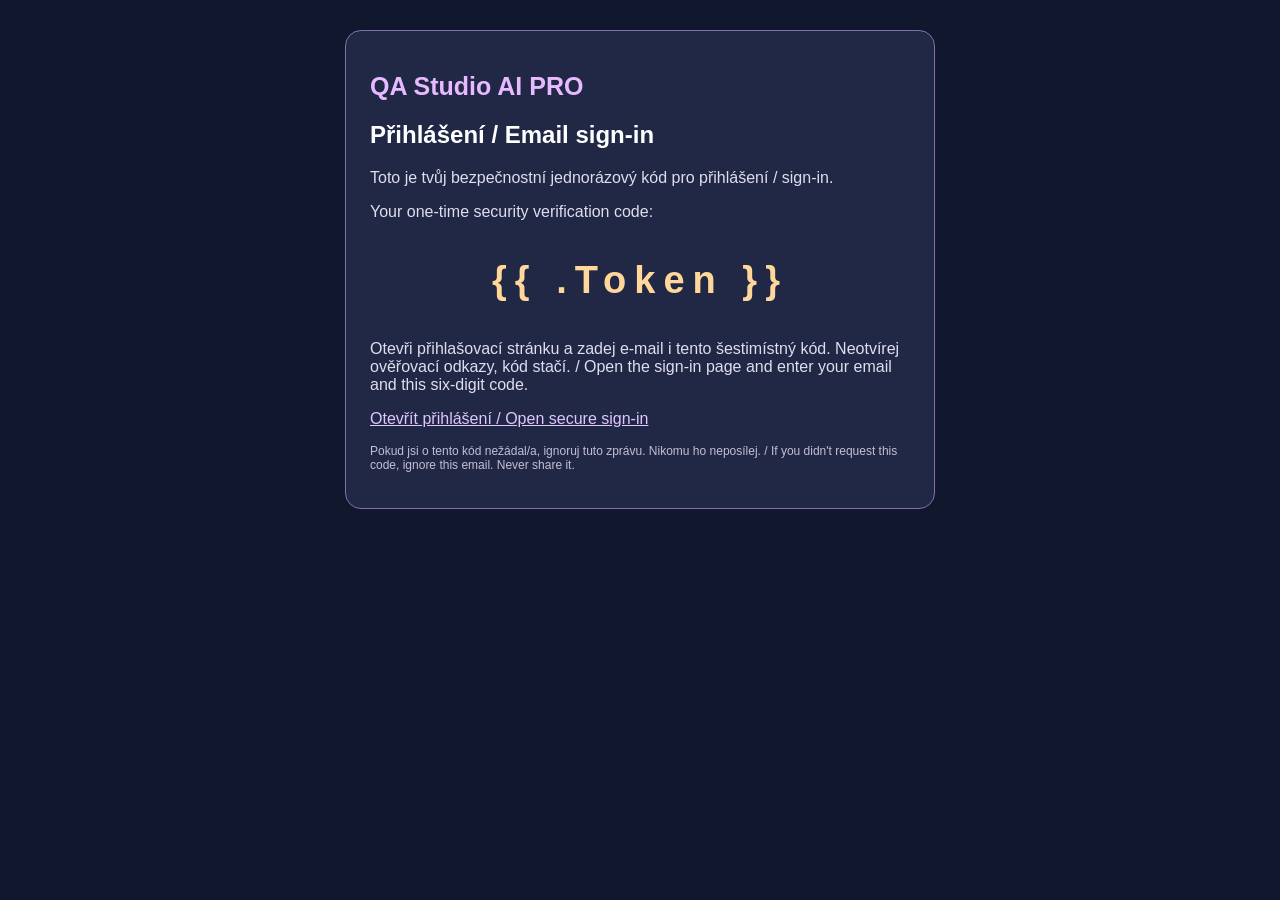
<file: supabase/email-templates/magic-link.html>
<!doctype html>
<html lang="cs"><head><meta charset="utf-8"><meta name="viewport" content="width=device-width,initial-scale=1"></head>
<body style="margin:0;padding:30px;background:#11172d;color:#f4f0ff;font:16px Arial,sans-serif">
<div style="max-width:540px;margin:auto;padding:24px;border-radius:16px;background:#202845;border:1px solid #8270ae">
<h1 style="color:#e7b9ff;font-size:25px">QA Studio AI PRO</h1>
<h2 style="color:#ffffff">Přihlášení / Email sign-in</h2>
<p style="color:#dfdeef">Toto je tvůj bezpečnostní jednorázový kód pro přihlášení / sign-in.</p>
<p style="color:#dfdeef">Your one-time security verification code:</p>
<p style="font-size:38px;font-weight:800;letter-spacing:8px;color:#ffd79b;text-align:center">{{ .Token }}</p>
<p style="color:#dfdeef">Otevři přihlašovací stránku a zadej e-mail i tento šestimístný kód. Neotvírej ověřovací odkazy, kód stačí. / Open the sign-in page and enter your email and this six-digit code.</p>
<p><a href="https://cizekanek-cyber.github.io/QA-Studio-AI-PRO/login.html" style="color:#dfc6ff">Otevřít přihlášení / Open secure sign-in</a></p>
<p style="font-size:12px;color:#c3bfd6">Pokud jsi o tento kód nežádal/a, ignoruj tuto zprávu. Nikomu ho neposílej. / If you didn't request this code, ignore this email. Never share it.</p>
</div></body></html>
</file>
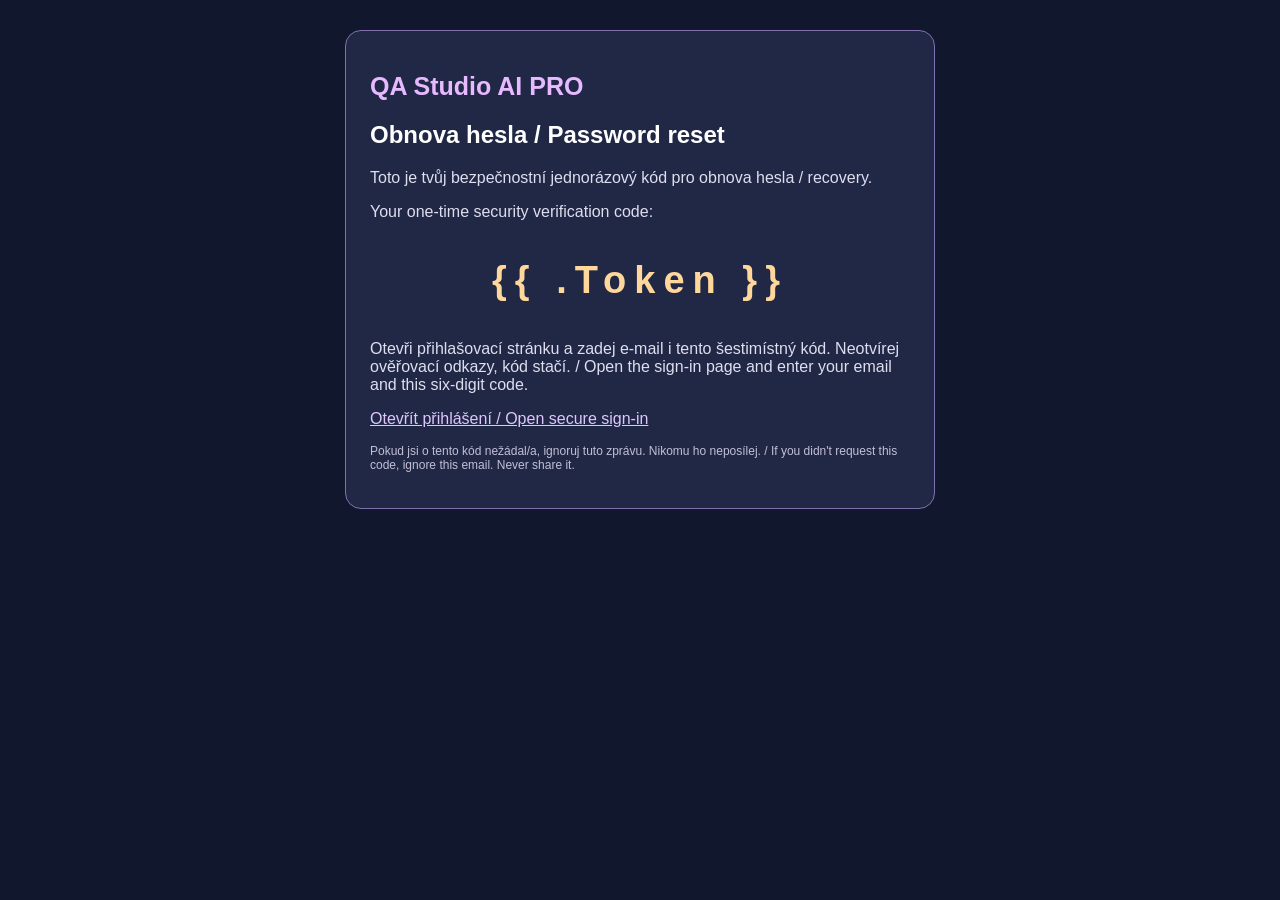
<file: supabase/email-templates/reset-password.html>
<!doctype html>
<html lang="cs"><head><meta charset="utf-8"><meta name="viewport" content="width=device-width,initial-scale=1"></head>
<body style="margin:0;padding:30px;background:#11172d;color:#f4f0ff;font:16px Arial,sans-serif">
<div style="max-width:540px;margin:auto;padding:24px;border-radius:16px;background:#202845;border:1px solid #8270ae">
<h1 style="color:#e7b9ff;font-size:25px">QA Studio AI PRO</h1>
<h2 style="color:#ffffff">Obnova hesla / Password reset</h2>
<p style="color:#dfdeef">Toto je tvůj bezpečnostní jednorázový kód pro obnova hesla / recovery.</p>
<p style="color:#dfdeef">Your one-time security verification code:</p>
<p style="font-size:38px;font-weight:800;letter-spacing:8px;color:#ffd79b;text-align:center">{{ .Token }}</p>
<p style="color:#dfdeef">Otevři přihlašovací stránku a zadej e-mail i tento šestimístný kód. Neotvírej ověřovací odkazy, kód stačí. / Open the sign-in page and enter your email and this six-digit code.</p>
<p><a href="https://cizekanek-cyber.github.io/QA-Studio-AI-PRO/login.html" style="color:#dfc6ff">Otevřít přihlášení / Open secure sign-in</a></p>
<p style="font-size:12px;color:#c3bfd6">Pokud jsi o tento kód nežádal/a, ignoruj tuto zprávu. Nikomu ho neposílej. / If you didn't request this code, ignore this email. Never share it.</p>
</div></body></html>
</file>
<file: qa-design.css>
/* QA Studio AI PRO / Obsidian & Champagne. Presentation only. */
:root{--qa-bg:#101113;--qa-surface:#1a1c20;--qa-raised:#24262b;--qa-line:#414349;--qa-text:#f4f3ef;--qa-muted:#c2c3c7;--qa-gold:#e7c88c;--qa-gold-light:#f9e6b8;--qa-ink:#171410;color-scheme:dark}
html body{background:var(--qa-bg)!important;color:var(--qa-text);font-family:system-ui,-apple-system,"Segoe UI",sans-serif}
body :is(button,a,input,select,textarea):focus-visible{outline:2px solid var(--qa-gold-light)!important;outline-offset:3px}
body button:disabled{opacity:.55;cursor:not-allowed}
body .nav{background:#141518!important;border-color:var(--qa-line)!important;gap:8px!important;box-shadow:0 6px 22px #0004}
body .nav button:not([hidden]),body .nav #qaLanguagePicker{border:1px solid var(--qa-line)!important;background:var(--qa-surface)!important;color:var(--qa-text)!important;border-radius:10px!important;min-height:44px;box-shadow:none!important}
body .nav button.active,body .nav #qaJoinNav{background:var(--qa-gold)!important;color:var(--qa-ink)!important;border-color:var(--qa-gold-light)!important;font-weight:800}
body .nav #qlaAiNav{border-color:#88734d!important;color:var(--qa-gold-light)!important}
#qaWelcome.qlaLandingActive{max-width:1360px!important;padding:16px 22px 48px!important}
#qaWelcome .qlaHero{min-height:490px;border:1px solid #585044!important;border-radius:24px!important;background:#18191c!important;box-shadow:none!important;margin-bottom:16px!important}
#qaWelcome .qlaHeroArt{width:72%;filter:saturate(.87) contrast(1.05)!important;object-position:60% 50%}
#qaWelcome .qlaHero::before{background:linear-gradient(90deg,#101113 0%,#101113f2 27%,#101113b8 48%,#10111310 85%)!important}
#qaWelcome .qlaGlow{box-shadow:none!important}
#qaWelcome .qlaHero h1{font-size:clamp(34px,5vw,70px)!important;font-weight:760!important;letter-spacing:-.055em!important;text-shadow:none!important;text-wrap:balance}
#qaWelcome .qlaKicker,#qaWelcome .qlaMini{color:var(--qa-gold)!important;letter-spacing:.15em!important}
#qaWelcome .qlaLead,#qaWelcome .qlaSublead{color:var(--qa-muted)!important}
#qaWelcome .qlaPrimary,#qaWelcome .qlaGold,#qaWelcome .qlaPriceCard button{background:linear-gradient(135deg,#f4dfaa,#d9b36d)!important;color:var(--qa-ink)!important;border:1px solid #f2d69d!important;box-shadow:none!important;border-radius:11px!important;font-weight:800!important}
#qaWelcome .qlaOutline,#qaWelcome .qlaMiniLink{background:#1b1d21e8!important;color:var(--qa-text)!important;border:1px solid #626066!important;border-radius:11px!important}
#qaWelcome .qlaLive{background:#17191ce8!important;border:1px solid #4b4d52!important;color:var(--qa-muted)!important}
#qaWelcome .qlaConversions{gap:12px!important;margin:0 0 34px!important}
#qaWelcome .qlaConversionCard,#qaWelcome .qlaPanel,#qaWelcome .qlaPriceCard,#qaWelcome .qlaTool{background:var(--qa-surface)!important;border:1px solid var(--qa-line)!important;box-shadow:none!important;border-radius:16px!important}
#qaWelcome .qlaConversionCard:first-child{background:linear-gradient(120deg,#31291d,#1a1b1e 70%)!important;border-color:#947b4e!important}
#qaWelcome .qlaConversionCard.qlaVip,#qaWelcome .qlaProPanel{background:linear-gradient(130deg,#262420,#191b1f)!important;border-color:#675c48!important}
#qaWelcome .qlaConversionCard p,#qaWelcome .qlaHeader p,#qaWelcome .qlaPanel>p,#qaWelcome .qlaToolText,#qaWelcome .qlaStep small,#qaWelcome .qlaPricingNote,#qaWelcome .qlaFooter{color:var(--qa-muted)!important}
#qaWelcome .qlaSection{margin:32px 0!important}
#qaWelcome .qla h2{font-weight:760!important;letter-spacing:-.035em}
#qaWelcome .qlaToolGrid{grid-template-columns:repeat(4,minmax(0,1fr))!important;gap:12px!important}
#qaWelcome .qlaTool{align-items:flex-start!important;text-align:start!important;padding:20px!important;min-height:164px!important}
#qaWelcome .qlaTool:first-child{border-color:#947b4e!important;background:#24221d!important}
#qaWelcome .qlaToolIcon{color:var(--qa-gold)!important;text-shadow:none!important;font-size:30px!important;line-height:1.1}
#qaWelcome .qlaTool strong{font-size:16px!important}
#qaWelcome .qlaToolText{font-size:13px!important}
#qaWelcome .qlaState.soon{background:#27292d!important;color:#d4d4d7!important;border-color:#55565b!important}
#qaWelcome .qlaState.active{background:#1e352b!important;color:#bbefcf!important;border-color:#42735a!important}
#qaWelcome .qlaPriceCard.qlaBest,#qaWelcome .qlaPriceCard.qlaPopular{border-color:#aa8b55!important;background:#26231e!important}
#qaWelcome .qlaRibbon,#qaWelcome .qlaCount{background:var(--qa-gold)!important;color:var(--qa-ink)!important}
#qaWelcome .qlaPriceIcon{color:var(--qa-gold)!important}
#qaWelcome .qlaStepVisual{background:#24262b!important;border-color:var(--qa-line)!important}
#qaWelcome .qlaVisual2{background:repeating-conic-gradient(#37393e 0% 25%,#282a2e 0% 50%) 50%/24px 24px!important}
#qaWelcome .qaShowcase{display:grid;grid-template-columns:repeat(3,minmax(0,1fr));gap:12px}
#qaWelcome .qaShowcaseCard{position:relative;overflow:hidden;isolation:isolate;min-height:216px;border-radius:16px;border:1px solid var(--qa-line);padding:18px;display:flex;flex-direction:column;justify-content:flex-end;align-items:flex-start;background:#222429;color:#fff;text-align:start}
#qaWelcome .qaShowcaseCard img{position:absolute;inset:0;width:100%;height:100%;object-fit:cover;z-index:-2}
#qaWelcome .qaShowcaseCard::before{content:"";position:absolute;inset:0;background:linear-gradient(0deg,#0b0c0ff5,transparent 85%);z-index:-1}
#qaWelcome .qaShowcaseCard strong{font-size:clamp(16px,2.1vw,23px);line-height:1.2}
#qaWelcome .qaShowcaseCard small{margin-top:6px;color:#eee3c9;font-size:12px}
body :is(#qaSceneLib,#qaAccountPanel,#qaPlansPanel,#qaGalleryPanel,#qaCutoutPanel,#qaFunnyPanel){color:var(--qa-text)!important}
body :is(.qsl-head,.qsl-editor,.qsl-gallery,#qaUnifiedTools,.qaAccPanel,.qap-card,.qap-box,.qagHeader,.qagDetail){background:var(--qa-surface)!important;border-color:var(--qa-line)!important;box-shadow:none!important;border-radius:15px!important}
body :is(#qaSceneLib,#qaAccountPanel,#qaPlansPanel,#qaGalleryPanel,#qaCutoutPanel,#qaFunnyPanel) :is(button,input:not([type=color]):not([type=range]),select,textarea){background:var(--qa-raised)!important;color:var(--qa-text)!important;border-color:#57595f!important;border-radius:9px!important}
body :is(#qaSceneLib,#qaAccountPanel,#qaPlansPanel,#qaGalleryPanel,#qaCutoutPanel,#qaFunnyPanel) button{min-height:40px}
body :is(#qaSceneLib,#qaPlansPanel) :is(.qsl-primary,button[aria-pressed=true],.qap-card.selected button){background:var(--qa-gold)!important;color:var(--qa-ink)!important;border-color:var(--qa-gold-light)!important}
body #qaPlansPanel .qap-card.selected{border-color:var(--qa-gold)!important;background:#29251d!important}
body #qaSceneLib #qslCanvas{border:1px solid #505156;border-radius:8px;background:#090a0b}
body #qaSceneLib .qsl-sub,body #qaUnifiedTools p,body #qaPlansPanel p{color:var(--qa-muted)!important}
/* Direct account and license screens. Keep all status/error colors and hidden state. */
body .promo,body .auth{background:var(--qa-surface)!important;border-color:var(--qa-line)!important;box-shadow:none!important;border-radius:20px!important}
body .promo::before{background:radial-gradient(circle,#dfbd7742,transparent 68%)!important}
body .promo .kicker,body .brand span{color:var(--qa-gold)!important}
body .promo p,body .auth .subtitle,body .auth .helptext{color:var(--qa-muted)!important}
body .auth input,body .topActions select,body .auth .btn:not(.primary):not(.gold):not(.textBtn){background:var(--qa-raised)!important;border-color:#66686c!important;color:var(--qa-text)!important}
body .auth .btn.primary,body .auth .btn.gold{background:var(--qa-gold)!important;color:var(--qa-ink)!important;border-color:var(--qa-gold-light)!important;box-shadow:none!important}
body .auth .btn.textBtn{color:var(--qa-gold-light)!important}
body .auth details,body .auth .progress span{background:var(--qa-raised)!important;border-color:var(--qa-line)!important}
body .auth .progress span:first-child{border-color:var(--qa-gold)!important;color:var(--qa-gold-light)!important}
body .promo .art>span{background:#2c2922!important;border-color:#695b42!important}
body .promo .proNote{background:#2a261f!important;border-color:#786848!important;color:var(--qa-gold-light)!important}
@media(max-width:760px){#qaWelcome.qlaLandingActive{padding:8px 10px 36px!important}#qaWelcome .qlaHero{min-height:590px!important;align-items:flex-end}#qaWelcome .qlaHeroArt{width:100%;height:66%;object-position:60% 20%}#qaWelcome .qlaHero::before{background:linear-gradient(0deg,#101113 0%,#101113fa 25%,#101113b5 49%,#10111305 85%)!important}#qaWelcome .qlaHeroContent{width:100%;padding:22px!important}#qaWelcome .qlaHero h1{font-size:clamp(32px,8.5vw,48px)!important}#qaWelcome .qlaHeroActions{display:grid!important;grid-template-columns:1fr;gap:8px!important}#qaWelcome .qlaToolGrid{grid-template-columns:repeat(2,minmax(0,1fr))!important;gap:9px!important}#qaWelcome .qlaTool{padding:14px!important;min-height:155px!important}#qaWelcome .qaShowcase{grid-template-columns:1fr 1fr;gap:9px}#qaWelcome .qaShowcaseCard{min-height:160px;padding:12px}#qaWelcome .qaShowcaseCard:first-child{grid-column:1/-1;min-height:210px}#qaWelcome .qlaConversionCard{padding:18px!important}}
@media(max-width:360px){#qaWelcome .qlaTool{padding:10px!important}#qaWelcome .qlaTool strong{font-size:14px!important}#qaWelcome .qlaToolText{font-size:12px!important}}
@media(prefers-reduced-motion:reduce){#qaWelcome .qla button{transition:none!important;transform:none!important}}

#qaWelcome .qlaHero h1 em{font-style:normal;color:#f4d697}
#qaWelcome .qlaHero{border-color:#967343!important;box-shadow:0 0 24px #bd8b3624!important}
#qaWelcome .qlaPrimary,#qaWelcome .qlaGold{background:linear-gradient(180deg,#fff0b9,#e9b34d 55%,#a96d23)!important;box-shadow:0 5px 22px #dca44a40!important}
#qaWelcome .qlaConversionCard.qlaVip{background:radial-gradient(ellipse at 90% 0,#ad793b45,transparent 65%),linear-gradient(145deg,#312516,#161616)!important;border-color:#ad8545!important}
#qaWelcome .qaShowcase{grid-template-columns:repeat(6,minmax(0,1fr));gap:10px}
#qaWelcome .qaShowcaseCard{min-height:150px;aspect-ratio:4/3;padding:12px;border-color:#665333;border-radius:12px;box-shadow:inset 0 0 0 1px #d7ad5b1a}
#qaWelcome .qaShowcaseCard[hidden]{display:none!important}
#qaWelcome .qaShowcaseCard strong{font-size:clamp(14px,1.3vw,18px);text-shadow:0 1px 4px #000}
#qaWelcome .qaShowcaseCard small{font-size:11px;color:#f1d9a4}
#qaWelcome .qaShowcaseCard:hover{border-color:var(--qa-gold-light);box-shadow:0 0 17px #e5b85540}
#qaAllCollections{margin:16px auto 0;display:block}
body .nav #qaJoinNav{background:linear-gradient(180deg,#f8e6b3,#d49b3f)!important;color:#171410!important}
@media(max-width:1000px){#qaWelcome .qaShowcase{grid-template-columns:repeat(4,minmax(0,1fr))}}
@media(max-width:640px){#qaWelcome .qaShowcase{grid-template-columns:repeat(2,minmax(0,1fr));gap:9px}#qaWelcome .qaShowcaseCard,#qaWelcome .qaShowcaseCard:first-child{grid-column:auto;min-height:125px;aspect-ratio:4/3}#qaWelcome .qlaHero{min-height:510px!important}#qaWelcome .qlaHero h1{font-size:clamp(29px,8vw,42px)!important}}

#qaCutoutPanel{max-width:1560px!important;margin:auto!important;padding:12px!important}
#qaCutoutPanel .qac-shell{display:grid;grid-template-columns:minmax(190px,230px) minmax(0,1fr);gap:14px;align-items:start}
#qaCutoutPanel .qac-sidebar{position:sticky;top:70px;max-height:calc(100vh - 90px);overflow:auto;background:#171719;border:1px solid #725a32;border-radius:14px;padding:10px;display:flex;flex-direction:column;gap:5px}
#qaCutoutPanel .qac-sidebar strong{padding:10px;color:#e8c985;font-size:13px}
#qaCutoutPanel .qac-sidebar button{display:flex;align-items:center;justify-content:space-between;gap:7px;text-align:left;font-size:13px;min-height:43px}
#qaCutoutPanel .qac-sidebar button span{font-size:11px;color:#d6c397;background:#101012;padding:3px 7px;border-radius:9px}
#qaCutoutPanel .qac-sidebar button[aria-pressed=true]{background:linear-gradient(120deg,#e3bc72,#b17a30)!important;color:#15110d!important;border-color:#f9d58c!important;font-weight:800}
#qaCutoutPanel .qac-main{min-width:0}
#qaCutoutPanel #qacPageTitle{font-size:clamp(26px,4vw,46px);color:#e9cc8c;margin:5px 0}
#qaCutoutPanel #qacPageInfo{color:#c9c1b2;margin:6px 0 14px;font-size:13px}
#qaCutoutPanel .qac-box{background:#171719!important;border-color:#685638!important;padding:12px!important}
#qaCutoutPanel .qac-grid{grid-template-columns:repeat(auto-fill,minmax(155px,1fr));gap:10px}
#qaCutoutPanel .qac-card{border-color:#705a36!important;background:#222124!important;border-radius:12px;padding:7px!important}
#qaCutoutPanel .qac-card img{height:auto!important;aspect-ratio:1/1;object-fit:contain}
#qaCutoutPanel .qac-card b{font-size:13px;min-height:30px}
#qaCutoutPanel .qac-hd{display:block;color:#e5c991!important;min-height:18px;margin:4px}
#qaCutoutPanel .qac-card button{background:#e7c88c!important;color:#171410!important;border-color:#f1d69d!important}
#qaCutoutPanel #qacSearch{flex:1;min-width:140px}
#qaCutoutPanel .qac-import{margin-top:15px;border:1px solid #665638;border-radius:12px;padding:12px}
#qaCutoutPanel .qac-import summary{cursor:pointer;color:#e8c985}
#qaSceneLib #qaPhotoBack{display:none}
#qaSceneLib.qaFullPhotoLibrary #qaPhotoBack{display:inline-flex}
#qaSceneLib.qaFullPhotoLibrary .qsl-editor,#qaSceneLib.qaFullPhotoLibrary #qaUnifiedTools,#qaSceneLib.qaFullPhotoLibrary #qaUnifiedDrawer{display:none!important}
#qaSceneLib.qaFullPhotoLibrary .qsl-gallery{display:block!important}
@media(max-width:650px){#qaCutoutPanel .qac-shell{grid-template-columns:minmax(0,1fr)}#qaCutoutPanel .qac-sidebar{position:static;flex-direction:row;overflow-x:auto;max-height:none;gap:6px;padding:7px}#qaCutoutPanel .qac-sidebar strong{display:none}#qaCutoutPanel .qac-sidebar button{flex:0 0 auto;white-space:nowrap}#qaCutoutPanel .qac-grid{grid-template-columns:repeat(2,minmax(0,1fr));gap:8px}}

/* Full page photo collections use the same sidebar navigation on desktop. */
@media(min-width:800px){
#qaSceneLib.qaFullPhotoLibrary.active{display:grid!important;grid-template-columns:220px minmax(0,1fr);gap:12px;max-width:1560px!important;align-items:start}
#qaSceneLib.qaFullPhotoLibrary .qsl-head{grid-column:1/-1}
#qaSceneLib.qaFullPhotoLibrary #qaPhotoBack{grid-column:1/-1;justify-self:start}
#qaSceneLib.qaFullPhotoLibrary #qslCategories{grid-column:1;grid-row:3/5;display:flex!important;flex-direction:column;align-items:stretch;max-height:72vh;overflow:auto;padding:10px;border:1px solid #725a32;border-radius:14px;background:#171719}
#qaSceneLib.qaFullPhotoLibrary #qslCategories button{text-align:left;min-height:43px}
#qaSceneLib.qaFullPhotoLibrary #qslCategories button.active{background:#e7c88c!important;color:#171410!important}
#qaSceneLib.qaFullPhotoLibrary .qsl-toolbar,#qaSceneLib.qaFullPhotoLibrary .qsl-layout{grid-column:2;min-width:0}
#qaSceneLib.qaFullPhotoLibrary .qsl-grid{grid-template-columns:repeat(auto-fill,minmax(155px,1fr))!important}
}

/* Full page library navigation — compact previews with actual asset counts. */
#qaCutoutPanel .qac-actions{display:flex;flex-wrap:wrap;gap:8px;margin:14px 0}
#qaCutoutPanel #qacAdd{background:linear-gradient(120deg,#f2d899,#c48f42)!important;color:#171410!important;font-weight:750}
#qaCutoutPanel .qac-actions button{min-height:44px}
#qaCutoutPanel #qacPageTitle{scroll-margin-top:75px}
#qaCutoutPanel .qac-card button:disabled{opacity:.45;cursor:not-allowed}
#qaCutoutPanel #qacEmpty{padding:18px;background:#1e1c19;border:1px solid #685638;border-radius:10px}
#qaCutoutPanel .qac-grid{content-visibility:auto;contain-intrinsic-size:auto 650px}
@media(max-width:650px){#qaCutoutPanel .qac-actions{display:grid;grid-template-columns:repeat(2,minmax(0,1fr))}#qaCutoutPanel .qac-actions button{font-size:12px}#qaCutoutPanel .qac-sidebar{position:sticky;top:0;z-index:3}}

/* User-approved dashboard: black/gold three-column desktop, condensed two-column mobile. */
body .nav{background:#0b0b0d!important;border-bottom:1px solid #a17b3e!important}
body .nav #qaTopBrand{border:0!important;background:transparent!important;white-space:nowrap;font-size:18px;font-weight:800;letter-spacing:-.025em;flex:0 0 auto}
#qaTopBrand span,#qaTopBrand em{color:#efc97e;font-style:normal}
#qaWelcome.qaReferenceHome.qlaLandingActive{max-width:1800px!important;padding:8px 10px 36px!important}
#qaWelcome .qaHomeShell{display:grid;grid-template-columns:154px minmax(0,1fr) 205px;gap:12px;align-items:start}
#qaWelcome .qaHomeSidebar{background:#0b0b0d;border:1px solid #604926;border-radius:13px;padding:9px;position:sticky;top:10px;display:flex;flex-direction:column;gap:5px}
#qaWelcome .qaHomeSidebar button{display:flex;align-items:center;gap:9px;border:1px solid transparent;background:transparent;color:#eee;text-align:left;padding:9px 8px;min-height:40px;border-radius:9px;font-size:13px;white-space:normal}
#qaWelcome .qaHomeSidebar .qaHomeSelected{border-color:#f3d389;background:linear-gradient(110deg,#604319,#d39b3e,#392512);box-shadow:0 0 15px #d69b444d;color:#fff}
#qaWelcome .qaHomeIcon{font-size:24px;color:#edc577;line-height:1}
#qaWelcome .qaHomeCenter{min-width:0}
#qaWelcome .qaHomeRail{display:flex;flex-direction:column;gap:12px}
#qaWelcome .qaHomeRail .qlaConversionCard{padding:16px 13px!important;border-color:#866634!important;background:linear-gradient(145deg,#0d0e10,#1a1510)!important;border-radius:14px!important}
#qaWelcome .qaHomeRail .qlaVip{background:radial-gradient(ellipse at 100% 0,#a56d23a0,transparent 56%),linear-gradient(150deg,#20170e,#111)!important}
#qaWelcome .qaHomeRail h2{font-size:36px!important;text-align:center;color:#f2d08d}
#qaWelcome .qaHomeRail .qlaMini{text-align:center;font-size:10px}
#qaWelcome .qaHomeRail p{min-height:0;font-size:12px}
#qaWelcome .qaHomeRail button{width:100%;background:linear-gradient(180deg,#ffe4a1,#c88b32)!important;color:#160e05!important;font-weight:800;border-radius:22px!important;font-size:13px;padding:10px 5px}
#qaWelcome .qaHomeBenefits{list-style:none;padding:0;margin:12px 0;color:#eee;font-size:12px;line-height:1.6}
#qaWelcome .qaHomeBenefits li{margin:5px 0}
#qaWelcome .qaHomeRailNotice{color:#c5b69e;text-align:center;line-height:1.5}
#qaWelcome.qaReferenceHome .qlaHero{min-height:280px!important;align-items:stretch!important;border-radius:14px!important;margin-bottom:11px!important}
#qaWelcome.qaReferenceHome .qlaHeroContent{width:100%!important;padding:20px 16px 13px!important;display:flex;flex-direction:column;justify-content:flex-end}
#qaWelcome.qaReferenceHome .qlaHeroArt{width:80%!important;height:100%!important;object-position:60% center!important}
#qaWelcome.qaReferenceHome .qlaHero::before{background:linear-gradient(90deg,#08090bf5,#0d0d0ecb 28%,#0c0c0d44 65%,transparent),linear-gradient(0deg,#0a0a0bed,transparent 60%)!important}
#qaWelcome.qaReferenceHome .qlaHero h1{font-size:clamp(28px,3.4vw,52px)!important;margin:0 0 5px!important;letter-spacing:-.045em!important}
#qaWelcome.qaReferenceHome .qlaKicker{font-size:10px;margin-bottom:7px}
#qaWelcome.qaReferenceHome .qlaLead{font-size:clamp(14px,1.5vw,20px)!important;margin:0 0 6px}
#qaWelcome.qaReferenceHome .qlaSublead{font-size:12px;max-width:420px;margin:0 0 10px}
#qaWelcome.qaReferenceHome .qlaHeroActions{display:flex!important;gap:7px}
#qaWelcome.qaReferenceHome .qlaHeroActions button{min-height:34px;padding:8px 11px;font-size:11px}
#qaWelcome.qaReferenceHome .qlaLive{margin:9px 0 8px;font-size:10px;padding:4px 7px;width:fit-content}
#qaWelcome.qaReferenceHome .qlaToolGrid{grid-template-columns:repeat(8,minmax(0,1fr))!important;gap:6px!important;margin-top:10px}
#qaWelcome .qaHomeTool{min-width:0;display:flex;align-items:center;justify-content:center;flex-direction:column;gap:6px;background:linear-gradient(155deg,#292119e8,#0d0e10f5);border:1px solid #98733d;border-radius:11px;min-height:70px;padding:6px 3px;color:#fff;text-align:center;box-shadow:inset 0 0 10px #a1702e1f}
#qaWelcome .qaHomeTool strong{font-size:11px;line-height:1.1}
#qaWelcome .qaHomeTool small{font-size:9px;color:#cbbb9d}
#qaWelcome .qaHomeTool:hover{border-color:#f0c777;box-shadow:0 0 14px #e8b04f50}
#qaWelcome.qaReferenceHome #qaCollectionSection{margin:12px 0!important}
#qaWelcome.qaReferenceHome .qlaHeader{align-items:center;margin:0 0 9px;flex-wrap:wrap}
#qaWelcome.qaReferenceHome .qlaHeader h2{font-size:21px!important}
#qaHomeCollectionSearch{flex:1;min-width:110px;max-width:280px;background:#141416;border:1px solid #7a603a;color:#fff;padding:8px;border-radius:12px}
#qaWelcome.qaReferenceHome .qaShowcase{grid-template-columns:repeat(4,minmax(0,1fr))!important;gap:8px!important}
#qaWelcome.qaReferenceHome .qaShowcaseCard,#qaWelcome.qaReferenceHome .qaShowcaseCard:first-child{min-height:100px;aspect-ratio:2/1;grid-column:auto;padding:10px;border-radius:10px;border-color:#8d7045}
#qaWelcome.qaReferenceHome .qaShowcaseCard strong{font-size:clamp(12px,1.3vw,17px)}
#qaWelcome.qaReferenceHome .qaShowcaseCard small{background:#e7be72;color:#17110a;padding:3px 8px;border-radius:12px;font-size:10px}
#qaWelcome .qaHomeFeatured{border-top:1px solid #b28a49;padding:12px 0}
#qaWelcome .qaHomeFeatured h2{font-size:18px}
#qaWelcome .qaHomeStrip{display:flex;gap:7px;overflow-x:auto;padding:5px 0}
#qaWelcome .qaHomeStrip button{flex:0 0 105px;border:1px solid #80643e;background:#181818;color:#eee;padding:4px;border-radius:9px;font-size:10px;text-align:left;overflow:hidden}
#qaWelcome .qaHomeStrip img{width:100%;height:65px;object-fit:cover;border-radius:6px;display:block;margin-bottom:5px}
#qaWelcome.qaReferenceHome .qlaTwoCols{grid-template-columns:1fr 1fr}
@media(max-width:1050px){#qaWelcome .qaHomeShell{grid-template-columns:125px minmax(0,1fr) 175px;gap:8px}#qaWelcome .qaHomeSidebar{padding:5px}#qaWelcome.qaReferenceHome .qlaToolGrid{grid-template-columns:repeat(4,minmax(0,1fr))!important}#qaWelcome.qaReferenceHome .qaShowcase{grid-template-columns:repeat(3,minmax(0,1fr))!important}}
@media(max-width:760px){#qaWelcome.qaReferenceHome.qlaLandingActive{padding:6px 8px 80px!important}#qaWelcome .qaHomeShell{grid-template-columns:minmax(0,1fr)}#qaWelcome .qaHomeSidebar{display:none}#qaWelcome .qaHomeRail{display:grid;grid-template-columns:1fr 1fr;gap:8px;grid-row:2}#qaWelcome .qaHomeRailNotice{grid-column:1/-1}#qaWelcome.qaReferenceHome .qlaHero{min-height:385px!important}#qaWelcome.qaReferenceHome .qlaHeroArt{width:100%!important;height:70%!important}#qaWelcome.qaReferenceHome .qlaHero::before{background:linear-gradient(0deg,#0b0b0d 0%,#0b0b0d 34%,#0b0b0dbb 62%,transparent 100%)!important}#qaWelcome.qaReferenceHome .qlaHeroContent{padding:12px!important}#qaWelcome.qaReferenceHome .qlaHero h1{font-size:clamp(25px,7vw,36px)!important}#qaWelcome.qaReferenceHome .qlaToolGrid{grid-template-columns:repeat(4,minmax(0,1fr))!important}#qaWelcome .qaHomeTool{min-height:58px;gap:4px}#qaWelcome .qaHomeTool strong{font-size:10px}#qaWelcome .qaHomeTool small{font-size:8px}#qaWelcome.qaReferenceHome .qaShowcase{grid-template-columns:repeat(2,minmax(0,1fr))!important}#qaWelcome.qaReferenceHome .qaShowcaseCard,#qaWelcome.qaReferenceHome .qaShowcaseCard:first-child{min-height:90px;aspect-ratio:1.65}#qaWelcome.qaReferenceHome .qlaTwoCols{grid-template-columns:1fr}#qaWelcome .qaHomeRail .qlaConversionCard{padding:10px!important}#qaWelcome .qaHomeRail h2{font-size:29px!important}}

#qaWelcome .qaCardPreviews{display:flex;gap:4px;width:100%;height:24px;position:relative;margin-top:4px;z-index:1}
#qaWelcome .qaCardPreviews img{position:static!important;width:30%!important;height:100%!important;object-fit:cover;border:1px solid #c7a56a70;border-radius:4px}
#qaWelcome .qaMobileDock{display:none}
@media(max-width:760px){
#qaWelcome .qaHomeCenter{display:contents}
#qaWelcome .qaHomeShell>.qlaHero{grid-row:1}
#qaWelcome .qaHomeRail{grid-row:2}
#qaWelcome .qaHomeShell>#qaCollectionSection{grid-row:3}
#qaWelcome .qaHomeShell>.qaHomeFeatured{grid-row:4}
#qaWelcome .qaMobileDock{display:grid;grid-template-columns:repeat(5,minmax(0,1fr));position:fixed;bottom:0;left:0;right:0;background:#111113f5;z-index:50;gap:4px;padding:6px 8px max(7px,env(safe-area-inset-bottom));border-top:1px solid #a17b3e}
#qaWelcome .qaMobileDock button{background:transparent;border:0;display:flex;flex-direction:column;align-items:center;gap:3px;color:#f4e3c2;min-height:48px;justify-content:center}
#qaWelcome .qaMobileDock small{font-size:10px}
#qaWelcome .qaCardPreviews{height:19px}
}

/* Apply reference palette to the existing editor and all gallery views. */
body .nav{position:sticky!important;top:0;z-index:90;overflow-x:auto;flex-wrap:nowrap!important;max-width:100%;padding:6px!important;scrollbar-width:thin}
body .nav button{flex:0 0 auto;white-space:nowrap}
body #qaSceneLib{--qa-editor-gold:#f0c87f;color:#f5eee2!important;padding:10px!important;max-width:1560px!important}
body #qaSceneLib :is(.qsl-head,.qsl-editor,.qsl-gallery,#qaUnifiedTools){background:#101011!important;border:1px solid #8b6736!important;border-radius:11px!important;box-shadow:0 0 18px #ac78351a!important}
body #qaSceneLib :is(.qsl-card,.qsl-item){border-color:#9a7740!important;border-radius:9px!important;background:#171411!important;overflow:hidden}
body #qaSceneLib :is(.qsl-card,.qsl-item) img{object-fit:cover!important;aspect-ratio:16/10!important}
body #qaSceneLib :is(button,select,input:not([type=color]):not([type=range])){border-color:#94703c!important;background:#171411!important;color:#f4e8d0!important;border-radius:8px!important}
body #qaSceneLib input[type=range]{accent-color:#e3b35e}
body #qaSceneLib :is(.qsl-primary,button.active,button[aria-pressed=true]){background:linear-gradient(180deg,#ffe1a2,#bc842d)!important;color:#160f08!important;border-color:#f5ce83!important}
body #qaSceneLib .qsl-grid{gap:8px!important}
body #qaSceneLib #qaUnifiedTools h2{color:#eac886}
body #qaSceneLib #qslCanvas{border:1px solid #a27a40!important}
@media(max-width:650px){body #qaSceneLib .qsl-grid{grid-template-columns:repeat(2,minmax(0,1fr))!important}body #qaSceneLib .qsl-card{font-size:12px!important}body #qaSceneLib #qaUnifiedTools{padding:10px!important}body #qaSceneLib .qsl-editor{padding:10px!important}}

/* Remove the original v1.3 chrome; preserve the project editors underneath. */
body.qaModernShell>.wrap{width:100%!important;max-width:1800px!important;margin:0 auto!important;padding:0!important}
body.qaModernShell>.wrap>.top,body.qaModernShell>.wrap>.hero,body.qaModernShell>.wrap>.foot{display:none!important}
body.qaModernShell .nav{margin:0!important;border-radius:0!important}
body.qaModernShell .nav #qaTopBrand{font-size:17px!important}
body.qaModernShell .nav #qaMobileMenu{display:none!important}
#qaWelcome.qaReferenceHome.qlaLandingActive{padding:6px 9px 65px!important}
#qaWelcome.qaReferenceHome .qlaHero{background:#08080a!important}
#qaWelcome.qaReferenceHome .qaHomeTool{border-color:#c18e3e!important;box-shadow:inset 0 0 13px #dca75115,0 0 9px #ad76231c}
#qaWelcome.qaReferenceHome .qaShowcaseCard{border-color:#b58c4d!important;box-shadow:0 0 8px #aa793529}
#qaWelcome.qaReferenceHome .qaHomeRail .qlaVip{border-color:#d7ac5a!important;box-shadow:0 0 12px #c0934130}
@media(max-width:760px){
 body.qaModernShell .nav{display:flex!important;align-items:center;flex-wrap:wrap!important;overflow:visible!important;justify-content:space-between;background:#08080a!important;padding:4px 8px!important}
 body.qaModernShell .nav #qaMobileMenu{display:inline-flex!important;align-items:center;justify-content:center;width:36px;min-height:38px!important;padding:4px!important}
 body.qaModernShell .nav #qaTopBrand{flex:1 1 auto!important;font-size:15px!important;min-height:38px!important;padding:4px!important}
 body.qaModernShell .nav #qaLanguagePicker{max-width:83px!important;min-height:35px!important;font-size:11px!important;padding:4px!important}
 body.qaModernShell .nav:not(.qaMenuExpanded)>button:not(#qaMobileMenu):not(#qaTopBrand){display:none!important}
 body.qaModernShell .nav.qaMenuExpanded>button:not([hidden]){display:inline-flex}
 body.qaModernShell .nav.qaMenuExpanded>button[data-tab]:not([hidden]){flex:1 1 42%;justify-content:center}
 #qaWelcome.qaReferenceHome.qlaLandingActive{padding:6px 8px 74px!important}
 #qaWelcome.qaReferenceHome .qlaHero{min-height:0!important;display:block!important;border-radius:11px!important;margin:0!important}
 #qaWelcome.qaReferenceHome .qlaHeroArt{position:relative!important;display:block;width:100%!important;height:clamp(124px,35vw,190px)!important;object-fit:cover!important;object-position:center 38%!important}
 #qaWelcome.qaReferenceHome .qlaHero::before{background:linear-gradient(180deg,transparent 0%,#08080a15 20%,#08080a 37%,#08080a 100%)!important}
 #qaWelcome.qaReferenceHome .qlaHeroContent{padding:0 7px 8px!important;position:relative;margin-top:-22px;text-align:center;align-items:center}
 #qaWelcome.qaReferenceHome .qlaKicker,#qaWelcome.qaReferenceHome .qlaSublead{display:none!important}
 #qaWelcome.qaReferenceHome .qlaHero h1{font-size:clamp(23px,6.2vw,31px)!important;white-space:normal;text-shadow:0 2px 7px #000}
 #qaWelcome.qaReferenceHome .qlaLead{font-size:12px!important;margin-bottom:3px!important}
 #qaWelcome.qaReferenceHome .qlaHeroActions{gap:5px!important;justify-content:center;margin:4px 0!important}
 #qaWelcome.qaReferenceHome .qlaHeroActions button{min-height:32px!important;padding:5px 8px!important;font-size:10px!important}
 #qaWelcome.qaReferenceHome .qlaLive{font-size:9px!important;padding:4px!important;margin:4px 0!important;max-width:100%;text-align:center}
 #qaWelcome.qaReferenceHome .qlaToolGrid{width:100%;margin-top:6px!important;gap:5px!important}
 #qaWelcome.qaReferenceHome .qaHomeTool{min-height:57px!important;gap:3px!important;padding:4px 2px!important}
 #qaWelcome.qaReferenceHome .qaHomeTool .qaHomeIcon{font-size:20px}
 #qaWelcome.qaReferenceHome .qaHomeRail{gap:6px}
 #qaWelcome.qaReferenceHome .qaHomeRail .qlaConversionCard{padding:8px!important;text-align:center;min-width:0}
 #qaWelcome.qaReferenceHome .qaHomeRail .qlaMini,#qaWelcome.qaReferenceHome .qaHomeBenefits{display:none}
 #qaWelcome.qaReferenceHome .qaHomeRail h2{font-size:23px!important;margin:0 0 4px!important}
 #qaWelcome.qaReferenceHome .qaHomeRail p{font-size:10px;line-height:1.25;margin:3px 0!important}
 #qaWelcome.qaReferenceHome .qaHomeRail button{font-size:10px!important;padding:6px 3px!important;border-radius:8px!important}
 #qaWelcome.qaReferenceHome .qaHomeRailNotice{margin:0;font-size:10px!important}
 #qaWelcome.qaReferenceHome #qaCollectionSection{margin:4px 0!important}
 #qaWelcome.qaReferenceHome .qlaHeader h2{font-size:17px!important}
 #qaWelcome.qaReferenceHome .qlaHeader .qlaMini{display:none}
 #qaWelcome.qaReferenceHome .qaShowcase{gap:6px!important}
 #qaWelcome.qaReferenceHome .qaShowcaseCard,#qaWelcome.qaReferenceHome .qaShowcaseCard:first-child{min-height:68px!important;aspect-ratio:2.1!important;padding:6px!important;border-radius:8px!important}
 #qaWelcome.qaReferenceHome .qaShowcaseCard strong{font-size:12px!important}
 #qaWelcome.qaReferenceHome .qaShowcaseCard small{font-size:9px!important;padding:2px 5px!important}
 #qaWelcome.qaReferenceHome .qaCardPreviews{display:none}
}

/* Reference v9: actual responsive controls over a black and champagne-gold interface. */
html body.qaModernShell{background:#070708!important;color:#f7f4ed!important}
body.qaModernShell>.wrap{box-sizing:border-box}
body.qaModernShell .nav{min-height:54px;box-shadow:0 2px 8px #c6954a33;gap:7px!important}
body.qaModernShell .nav #qaTopBrand{display:inline-flex!important;align-items:center;gap:8px;text-align:left;font-size:clamp(16px,1.6vw,24px)!important;line-height:1.05}
#qaTopBrand svg{width:39px;height:36px;flex:none}
#qaTopBrand span{color:#f7f4ee}
#qaTopBrand small{display:block;color:#e8d9bb;font-size:8px;letter-spacing:.26em;margin-top:4px}
body.qaModernShell .nav #qaJoinNav{background:linear-gradient(#ffedbb,#ce963d)!important;color:#170f05!important;box-shadow:0 0 12px #eab75130!important}
#qaWelcome.qaReferenceHome.qlaLandingActive{padding:5px 8px 70px!important;width:100%!important;box-sizing:border-box}
#qaWelcome .qaHomeShell{grid-template-columns:150px minmax(0,1fr) 205px;gap:8px;border:1px solid #a57636;border-radius:11px;padding:8px;box-shadow:inset 0 0 12px #e9bd5725,0 0 10px #e9bd5720}
#qaWelcome .qaHomeSidebar{grid-column:1;grid-row:1/4;min-height:calc(100vh - 80px);border-color:#5c431f;top:64px}
#qaWelcome .qaHomeCenter{grid-column:2;grid-row:1}
#qaWelcome .qaHomeRail{grid-column:3;grid-row:1;gap:8px}
#qaWelcome .qaHomeFeatured{grid-column:2/4;grid-row:2;margin-top:0}
#qaWelcome .qaHomeExtras{grid-column:2/4;grid-row:3;color:#dfc38c}
#qaWelcome .qaHomeExtras summary{cursor:pointer;padding:12px;background:#171411;border:1px solid #735b37;border-radius:9px}
#qaWelcome .qaHomeIcon svg,.qaMobileDock svg{display:block;width:25px;height:25px}
#qaWelcome.qaReferenceHome .qlaHero{min-height:255px!important;border:0!important;border-radius:8px!important;background:#080809!important;box-shadow:inset 0 -1px #a47c42,0 3px 12px #8d5c252b!important}
#qaWelcome.qaReferenceHome .qlaHeroArt{width:67%!important;height:100%!important;object-position:65% center!important;filter:saturate(1.1)!important}
#qaWelcome.qaReferenceHome .qlaHero::before{background:linear-gradient(90deg,#080809 0%,#080809 27%,#080809cc 40%,#08080900 74%),linear-gradient(0deg,#080809a8,transparent 45%)!important}
#qaWelcome.qaReferenceHome .qlaHeroContent{justify-content:space-between!important;padding:16px!important}
#qaWelcome.qaReferenceHome .qlaHero h1{font-size:clamp(28px,3.7vw,55px)!important;letter-spacing:-.035em!important;font-weight:850!important;font-style:italic}
#qaWelcome.qaReferenceHome .qlaHero h1 em{color:#e9bc64!important}
#qaWelcome.qaReferenceHome .qlaKicker{display:none}
#qaWelcome.qaReferenceHome .qlaLead{color:#fff!important;max-width:55%;font-size:clamp(14px,1.5vw,22px)!important}
#qaWelcome.qaReferenceHome .qlaSublead{max-width:50%;font-size:12px}
#qaWelcome.qaReferenceHome .qlaToolGrid{max-width:760px;gap:7px!important;margin:12px 0 0!important}
#qaWelcome .qaHomeTool{min-height:68px;background:linear-gradient(155deg,#2b2216,#09090a 65%);border:1px solid #ad803d!important;box-shadow:inset 0 0 12px #b982242e,0 0 7px #dba94d20!important}
#qaWelcome .qaHomeTool:last-child{border-color:#f9d58b!important;box-shadow:0 0 12px #e6ac4c70!important}
#qaWelcome .qaHomeTool strong{font-size:11px}
#qaWelcome .qaToolStatus{font-size:9px;line-height:1}
#qaWelcome .qaHomeRail .qlaConversionCard{min-width:0;text-align:center;border:1px solid #b39460!important;background:linear-gradient(145deg,#0a0a0b 30%,#28241b 85%,#b88d45)!important;padding:15px 10px!important}
#qaWelcome .qaHomeRail .qlaVip{background:radial-gradient(ellipse at 98% 4%,#92621f,transparent 50%),linear-gradient(145deg,#0a0909 30%,#22170a 75%,#bd8836)!important;box-shadow:0 0 9px #d7a44b50!important}
#qaWelcome .qaHomeRail .qlaConversionCard h2{font-size:32px!important;line-height:1.1;color:#fff!important}
#qaWelcome .qaHomeRail .qlaVip h2{color:#f8d07d!important}
#qaWelcome .qaHomeRail .qlaConversionCard button{border:1px solid #f8d688!important;min-height:36px}
#qaWelcome .qaHomeRail .qlaLive{margin:0!important;width:auto!important;font-size:11px!important;line-height:1.4}
#qaWelcome.qaReferenceHome .qaShowcaseCard{isolation:isolate;display:flex;align-items:flex-start;justify-content:flex-end;overflow:hidden;min-height:105px!important;aspect-ratio:2.08!important;border:1px solid #b08a50!important;background:#171411!important}
#qaWelcome.qaReferenceHome .qaShowcaseCard[hidden]{display:none!important}
#qaWelcome.qaReferenceHome .qaShowcaseCard>img{object-position:center;filter:saturate(1.12)}
#qaWelcome.qaReferenceHome .qaShowcaseCard::before{background:linear-gradient(90deg,#080809d9,transparent 84%),linear-gradient(0deg,#080809c9,transparent 60%)}
#qaWelcome.qaReferenceHome .qaShowcaseCard strong{font-size:clamp(12px,1.2vw,17px);text-shadow:0 1px 5px #000}
#qaWelcome .qaCardPreviews{height:25px;gap:3px}
#qaWelcome .qaCardPreviews img{flex:1;min-width:0}
#qaWelcome .qaHomeStrip button{flex:0 0 100px}
#qaWelcome .qaHomeStrip img{height:68px}
body>.qaMobileDock{display:none}
@media(max-width:1050px) and (min-width:761px){#qaWelcome .qaHomeShell{grid-template-columns:123px minmax(0,1fr) 165px}}
@media(max-width:760px){
 body.qaModernShell{padding-bottom:66px!important}
 body.qaModernShell .nav{min-height:46px;gap:4px!important}
 body.qaModernShell .nav #qaTopBrand{font-size:15px!important;flex:1 1 0!important;min-width:0}
 #qaTopBrand svg{width:27px;height:26px}
 #qaTopBrand small{display:none}
 #qaWelcome.qaReferenceHome.qlaLandingActive{padding:3px 5px 8px!important}
 #qaWelcome .qaHomeShell{display:grid;grid-template-columns:minmax(0,1fr);padding:3px;gap:6px;border:0;box-shadow:none}
 #qaWelcome .qaHomeSidebar{display:none}
 #qaWelcome .qaHomeCenter{display:contents}
 #qaWelcome .qaHomeShell>.qlaHero{grid-column:1;grid-row:1}
 #qaWelcome .qaHomeRail{grid-column:1;grid-row:2;grid-template-columns:1fr 1fr;gap:6px}
 #qaWelcome .qaHomeShell>#qaCollectionSection{grid-column:1;grid-row:3}
 #qaWelcome .qaHomeFeatured{grid-column:1;grid-row:4}
 #qaWelcome .qaHomeExtras{grid-column:1;grid-row:5}
 #qaWelcome.qaReferenceHome .qlaHero{min-height:0!important;display:block!important}
 #qaWelcome.qaReferenceHome .qlaHeroArt{width:100%!important;height:clamp(115px,36vw,190px)!important;object-position:center!important}
 #qaWelcome.qaReferenceHome .qlaHero::before{background:linear-gradient(0deg,#080809 0%,#080809 49%,#08080900 85%)!important}
 #qaWelcome.qaReferenceHome .qlaHeroContent{margin-top:-14px!important;padding:0 3px 4px!important}
 #qaWelcome.qaReferenceHome .qlaHero h1{font-size:clamp(22px,6vw,31px)!important;font-style:normal}
 #qaWelcome.qaReferenceHome .qlaLead{max-width:100%;font-size:12px!important}
 #qaWelcome.qaReferenceHome .qlaToolGrid{grid-template-columns:repeat(4,minmax(0,1fr))!important;gap:5px!important;margin:6px 0 0!important}
 #qaWelcome .qaHomeTool{min-height:54px!important;padding:4px 2px!important}
 #qaWelcome .qaHomeTool .qaHomeIcon svg{width:21px;height:21px}
 #qaWelcome .qaHomeTool strong{font-size:10px!important}
 #qaWelcome .qaToolStatus{font-size:8px!important}
 #qaWelcome .qaHomeRail .qlaConversionCard{padding:6px 5px!important}
 #qaWelcome .qaHomeRail .qlaConversionCard h2{font-size:22px!important;margin:0!important}
 #qaWelcome .qaHomeRail .qlaConversionCard p{min-height:0!important;font-size:10px!important}
 #qaWelcome .qaHomeRail .qlaConversionCard button{min-height:30px;font-size:11px!important}
 #qaWelcome .qaHomeRail .qlaVip{background:linear-gradient(150deg,#ffe6a1,#c59032)!important;color:#1c1307!important}
 #qaWelcome .qaHomeRail .qlaVip :is(h2,p){color:#1b1108!important}
 #qaWelcome .qaHomeRail .qlaLive,#qaWelcome .qaHomeRailNotice{grid-column:1/-1;font-size:9px!important;text-align:center}
 #qaWelcome.qaReferenceHome .qaShowcase{grid-template-columns:repeat(2,minmax(0,1fr))!important;gap:5px!important}
 #qaWelcome.qaReferenceHome .qaShowcaseCard{min-height:57px!important;aspect-ratio:2.6!important;padding:5px!important}
 #qaWelcome.qaReferenceHome .qaShowcaseCard strong{font-size:12px!important}
 #qaWelcome.qaReferenceHome .qaShowcaseCard small{font-size:9px!important}
 #qaWelcome.qaReferenceHome .qlaHeader{gap:4px}
 #qaWelcome.qaReferenceHome .qlaHeader h2{font-size:15px!important}
 #qaHomeCollectionSearch{max-width:none;flex:1 1 100%;min-height:34px}
 body>.qaMobileDock{display:grid;grid-template-columns:repeat(5,minmax(0,1fr));position:fixed;bottom:0;left:0;right:0;z-index:1000;background:#09090bf7;border-top:1px solid #b68c47;padding:4px 5px max(4px,env(safe-area-inset-bottom));box-shadow:0 -3px 14px #0009}
 body>.qaMobileDock button{border:0;background:transparent;color:#f4dfb7;display:flex;flex-direction:column;align-items:center;justify-content:center;gap:3px;min-height:49px;font-size:10px}
 body>.qaMobileDock button[data-go=editor] .qaHomeIcon{background:linear-gradient(#ffe5a0,#b77c2c);color:#171004;border-radius:50%;padding:6px}
 body>.qaMobileDock button[data-go=editor] svg{width:20px;height:20px}
 body>.qaMobileDock small{font-size:9px}
}
@media(prefers-reduced-motion:reduce){#qaWelcome *,body>.qaMobileDock *{scroll-behavior:auto!important;animation:none!important;transition:none!important}}

/* Finish compact dashboard and real asset previews. */
#qaWelcome .qaCategorySymbol{color:#efc66f;margin-right:5px}
#qaWelcome .qaPreviewImage{display:block;background-size:cover;background-position:center;min-width:0;border-radius:4px}
#qaWelcome .qaCardPreviews .qaPreviewImage{flex:1;border:1px solid #af884f}
#qaWelcome .qaCategoryArrow{display:grid;place-items:center;color:#f9d99b;background:#0a0908b0;border-radius:4px;font-size:18px;flex:0 0 15px}
#qaWelcome .qaCategoryCover{position:absolute;inset:0;z-index:-2}
#qaWelcome.qaReferenceHome .qaShowcaseCard{justify-content:flex-start!important;gap:3px;padding:7px!important;box-shadow:0 0 7px #ce9b3c50,inset 0 0 6px #ffde9e20!important}
#qaWelcome.qaReferenceHome .qaShowcaseCard strong{font-weight:750;line-height:1.15}
#qaWelcome.qaReferenceHome .qaShowcaseCard small{margin:0!important;padding:3px 7px!important;font-weight:700}
#qaWelcome .qaCardPreviews{margin-top:auto!important}
#qaWelcome .qaSearchToggle{display:none}
#qaWelcome #qaCollectionSection .qlaHeader p,#qaWelcome #qaCollectionSection .qlaMini{display:none}
#qaWelcome #qaCollectionSection .qlaHeader h2{margin:0!important}
#qaWelcome #qaCollectionSection .qlaHeader .qlaMiniLink{font-size:11px!important;padding:5px 8px!important;min-height:30px!important}
#qaGalleryPanel .qagCard{border-color:#ac854a!important;background:#15110d!important}
#qaGalleryPanel .qagChip.selected{background:#e2b566!important;color:#120d07!important}
#qaSceneLib.qaFullPhotoLibrary #qslCategories button{border-color:#775832!important}
#qaSceneLib .qsl-card{box-shadow:0 0 6px #a77a3020}
@media(max-width:760px){
 body.qaModernShell .nav{min-height:38px!important;padding:3px 5px!important}
 body.qaModernShell .nav #qaMobileMenu,body.qaModernShell .nav #qaTopBrand{min-height:32px!important}
 body.qaModernShell .nav #qaLanguagePicker{min-height:30px!important}
 #qaWelcome.qaReferenceHome .qlaHeroArt{height:clamp(92px,27vw,140px)!important}
 #qaWelcome.qaReferenceHome .qlaHero h1{font-size:clamp(21px,5.8vw,29px)!important}
 #qaWelcome.qaReferenceHome .qlaHeroContent{padding:0 2px 3px!important}
 #qaWelcome.qaReferenceHome .qlaLead{font-size:11px!important;line-height:1.2!important}
 #qaWelcome .qaHomeTool{min-height:47px!important;gap:2px!important}
 #qaWelcome .qaHomeTool .qaHomeIcon svg{width:18px;height:18px}
 #qaWelcome .qaHomeTool strong{font-size:10px!important}
 #qaWelcome .qaHomeRail .qlaConversionCard{margin:0!important;padding:5px!important}
 #qaWelcome .qaHomeRail .qlaConversionCard h2{font-size:20px!important}
 #qaWelcome .qaHomeRail .qlaConversionCard p{font-size:10px!important;line-height:1.1!important;margin:2px 0!important}
 #qaWelcome .qaHomeRail .qlaConversionCard button{min-height:24px!important;padding:3px!important;font-size:10px!important}
 #qaWelcome #qaCollectionSection .qlaHeader{display:flex;align-items:center;flex-wrap:wrap;margin-bottom:4px!important;gap:4px!important}
 #qaWelcome #qaCollectionSection .qlaHeader>div{flex:1}
 #qaWelcome #qaCollectionSection .qlaHeader h2{font-size:15px!important}
 #qaWelcome .qaSearchToggle{display:inline-flex;align-items:center;justify-content:center;border:1px solid #9e773d;background:#17120d;color:#f6d799;border-radius:6px;width:29px;height:29px;font-size:18px}
 #qaWelcome #qaHomeCollectionSearch{display:none}
 #qaWelcome .qaSearchExpanded #qaHomeCollectionSearch{display:block;order:5;flex-basis:100%}
 #qaWelcome.qaReferenceHome .qaShowcaseCard,#qaWelcome.qaReferenceHome .qaShowcaseCard:first-child{min-height:0!important;height:clamp(44px,14vw,65px)!important;aspect-ratio:auto!important;justify-content:center!important;align-items:flex-start!important;padding:4px 4px 4px 42%!important;gap:2px!important}
 #qaWelcome.qaReferenceHome .qaShowcaseCard>img,#qaWelcome .qaCategoryCover{width:45%!important;height:100%!important;left:0!important;right:auto!important;object-fit:cover}
 #qaWelcome.qaReferenceHome .qaShowcaseCard::before{background:linear-gradient(90deg,transparent 17%,#0b0b0c40 35%,#0b0b0cf2 52%,#0b0b0c 100%)!important}
 #qaWelcome.qaReferenceHome .qaShowcaseCard strong{font-size:11px!important;line-height:1.1!important}
 #qaWelcome .qaCategorySymbol{display:none}
 #qaWelcome.qaReferenceHome .qaShowcaseCard small{font-size:9px!important;padding:0!important;background:transparent!important;color:#f3d69d!important}
 #qaWelcome .qaCardPreviews{display:none!important}
 #qaWelcome #qaAllCollections{min-height:34px!important;font-size:12px!important;padding:6px 10px!important;margin:6px auto!important}
 #qaWelcome .qaHomeFeatured h2{font-size:15px!important;margin:4px 0}
 body>.qaMobileDock button{min-height:43px}
}

/* Artwork cut from the approved visual reference. Covers are visual previews, not native 4K assets. */
.qaReferenceArtwork{display:block;background-size:400% 300%!important;background-repeat:no-repeat!important}
#qaWelcome .qaNativeCategoryCover{position:absolute;inset:0 0 0 auto;width:64%;height:100%;z-index:-2;border-radius:inherit}
#qaWelcome.qaReferenceHome .qaShowcaseCard:has(.qaNativeCategoryCover)::before{background:linear-gradient(90deg,#0a0909 5%,#0a0909e8 24%,#0a090944 68%,transparent 100%),linear-gradient(0deg,#090909d9,transparent 45%)}
#qaWelcome .qaCardPreviews .qaReferenceArtwork{flex:1;min-width:0;border:1px solid #a7854f;border-radius:4px}
#qaWelcome .qaStripReferenceArtwork{width:100%;height:68px;border-radius:6px;margin-bottom:5px}
.qaGalleryReferenceArtwork{float:right;width:clamp(76px,18vw,136px);aspect-ratio:4/3;margin:0 0 8px 10px;border:1px solid #b88c43;border-radius:9px;box-shadow:0 0 10px #c8933a33}
@media(max-width:760px){#qaWelcome .qaNativeCategoryCover{inset:0 auto 0 0!important;width:45%!important;height:100%!important}#qaWelcome.qaReferenceHome .qaShowcaseCard:has(.qaNativeCategoryCover)::before{background:linear-gradient(90deg,transparent 16%,#09090944 34%,#090909ee 48%,#090909 100%)!important}}

/* Original-image lightbox: decode one full-resolution source at a time. */
.qa4KPreview{color:#fff;background:#11100e;border:1px solid #e0b56d;border-radius:12px;padding:10px;max-width:min(94vw,1500px);max-height:92dvh;width:fit-content;overflow:auto;box-shadow:0 0 26px #9a703c66}
.qa4KPreview::backdrop{background:#000d}
.qa4KPreview>div{position:sticky;top:0;display:flex;justify-content:space-between;align-items:center;gap:15px;background:#11100e;padding:4px;z-index:1}
.qa4KPreview button{border:1px solid #b88c43;background:#201b13;color:#f4d395;border-radius:8px;min-width:40px;min-height:40px;font-size:24px}
.qa4KPreview img{display:block;max-width:100%;max-height:76dvh;object-fit:contain;width:auto;height:auto;margin:auto}
.qa4KPreview p{font-size:12px;color:#ddc394}
#qaSceneLib .qaPhotoTile{min-width:0;display:flex;flex-direction:column;gap:4px}
#qaSceneLib .qaPhotoTile>.qsl-card{width:100%;flex:1}
#qaSceneLib .qa4KMark{display:block;font-size:10px;color:#e3c17e;padding-top:3px}
#qaSceneLib .qa4KOpen{padding:6px!important;font-size:11px!important}

/* Native localized artwork, independent of data-URI rendering and network preloads. */
.qaBrandingNative{position:relative;display:block;overflow:hidden;background:#151020;container-type:inline-size;isolation:isolate}
.qaBrandingNative>img{position:absolute!important;inset:0!important;width:100%!important;height:100%!important;object-fit:fill!important;display:block;border-radius:inherit;z-index:0!important}
.qaBrandingNative>img[hidden],.qaBrandingCaption[hidden]{display:none!important}
.qaBrandingCaption{position:absolute;display:flex;flex-direction:column;justify-content:center;align-items:center;text-align:center;background:linear-gradient(135deg,#100d26,#080815,#18112d);color:#f7d16e;border-radius:4px;z-index:1;line-height:1.05;overflow:hidden;padding:1%;box-sizing:border-box}
.qaBrandingCaption strong{font:800 12px/1.05 Arial,sans-serif!important;font-size:clamp(7px,5.3cqw,52px)!important;color:#f7d16e!important;white-space:normal;text-wrap:balance;max-width:100%;margin:0!important;padding:0!important}
.qaBrandingCaption small{font:600 9px/1.1 Arial,sans-serif!important;font-size:clamp(6px,2.5cqw,28px)!important;background:none!important;color:#fff!important;margin:2px 0 0!important;padding:0!important}
.qaBrandingMissing .qaBrandingCaption{inset:0!important;width:100%!important;height:100%!important}
#qaWelcome .qaApprovedBanner{width:100%;height:auto;min-width:0;border-radius:12px;margin-bottom:8px;border:1px solid #b08b45;box-sizing:border-box}
#qaWelcome .qaHomeHeroGroup{min-width:0;grid-column:1;grid-row:1}
#qaWelcome .qaNativeCategoryCover{aspect-ratio:auto!important}
.qaSharedBrandingCover{width:min(100%,420px);margin:12px auto;border:1px solid #b08b45;border-radius:16px}

/* Single promotional banner; keep the functional dashboard compact. */
#qaWelcome.qaReferenceHome .qlaHero{min-height:0!important;height:auto!important;background:#0b0b0d!important;display:block!important}
#qaWelcome.qaReferenceHome .qlaHero::before,#qaWelcome.qaReferenceHome .qlaHero .qlaGlow{display:none!important}
#qaWelcome.qaReferenceHome .qlaHeroContent{width:100%!important;max-width:none!important;padding:8px!important;box-sizing:border-box}

/* Minimal dashboard: keep actions and essential service disclosures. */
#qaWelcome.qaReferenceHome .qlaHero h1,#qaWelcome.qaReferenceHome .qlaHero .qlaLead,#qaWelcome.qaReferenceHome .qlaHero .qlaKicker,#qaWelcome.qaReferenceHome .qlaHero .qlaSublead{display:none!important}
#qaWelcome.qaReferenceHome .qaHomeTool[data-go="templates"] small,#qaWelcome.qaReferenceHome .qaHomeTool[data-go="editor"] small,#qaWelcome.qaReferenceHome .qaHomeTool[data-go="library"] small{display:none!important}
#qaWelcome.qaReferenceHome .qaHomeTool{min-height:56px!important;padding:6px!important}
#qaWelcome.qaReferenceHome .qaHomeRail .qlaConversionCard{padding:9px!important}

/* Unified cinematic library tiles. */
#qaWelcome.qaReferenceHome .qaShowcase{display:grid!important;grid-template-columns:repeat(auto-fill,minmax(145px,1fr))!important;gap:7px!important}
#qaWelcome.qaReferenceHome .qaShowcaseCard,#qaWelcome.qaReferenceHome .qaShowcaseCard:first-child{position:relative!important;display:flex!important;flex-direction:column!important;justify-content:flex-end!important;align-items:flex-start!important;grid-column:auto!important;aspect-ratio:1.7!important;height:auto!important;min-height:0!important;padding:7px!important;border-radius:10px!important;overflow:hidden!important;background:radial-gradient(ellipse at 50% 25%,#49365b,#16121c 65%,#080809)!important}
#qaWelcome.qaReferenceHome .qaShowcaseCard[hidden]{display:none!important}
#qaWelcome.qaReferenceHome .qaShowcaseCard .qaNativeCategoryCover{position:absolute!important;inset:0!important;width:100%!important;height:100%!important;z-index:-2!important}
#qaWelcome.qaReferenceHome .qaNativeCategoryCover .qaBrandingCaption{display:none!important}
#qaWelcome.qaReferenceHome .qaShowcaseCard::before,#qaWelcome.qaReferenceHome .qaShowcaseCard:has(.qaNativeCategoryCover)::before{background:linear-gradient(0deg,#000e,transparent 65%)!important}
#qaWelcome.qaReferenceHome .qaShowcaseCard strong{font-size:clamp(11px,1.2vw,15px)!important;line-height:1.15!important;color:white!important;max-width:100%;white-space:normal!important}
#qaWelcome.qaReferenceHome .qaShowcaseCard:has(.qaNativeCategoryCover) .qaCategorySymbol,#qaWelcome .qaCategoryArrow,#qaWelcome .qaShowcaseCard small{display:none!important}
#qaSharedLibrary .qs-grid{grid-template-columns:repeat(auto-fill,minmax(145px,1fr))!important;gap:8px!important}
#qaSharedLibrary article{position:relative;background:#111!important;border:1px solid #b58c4d!important;border-radius:10px!important;padding:5px!important;gap:4px!important;overflow:hidden}
#qaSharedLibrary article img{height:auto!important;aspect-ratio:1.3;object-fit:contain!important}
#qaSharedLibrary article small{font-size:10px!important;color:#aaa}
#qaSharedLibrary article button{font-size:12px!important;padding:7px!important;background:#302719!important;color:#ffe0a0!important;border:1px solid #a88449!important}
#qaSharedLibrary #qsCategoryCover{display:none!important}
@media(max-width:760px){#qaWelcome.qaReferenceHome .qaShowcase,#qaSharedLibrary .qs-grid{grid-template-columns:repeat(2,minmax(0,1fr))!important}}

/* Unified dark gold workspace atmosphere */
html,body{background-color:#09090c!important;background-image:radial-gradient(ellipse at 10% 12%,#39254b55,transparent 45%),radial-gradient(ellipse at 95% 45%,#70502122,transparent 50%),linear-gradient(155deg,#101015,#080809 70%)!important;background-attachment:fixed!important;color:#f4eee3}
#qaWelcome,#qaPrepStudio,#qaSharedLibrary{color:#f4eee3}
#qaPrepStudio .qpToolPanel,#qaPrepStudio .qpTimeline{background:linear-gradient(145deg,#201b23,#101013)!important;border:1px solid #81643b;border-radius:10px}
#qaPrepStudio .qpRail{background:#29242c!important;border:1px solid #665338}
#qaPrepStudio .qpStage{background:#09090b!important}
#qaPrepStudio .qpToolNav button,#qaSharedLibrary button{border-color:#9d7945!important;color:#f4dfb8!important}
#qaPrepStudio input[type=range]{accent-color:#d6ad62}
#qaWelcome.qaReferenceHome .qaShowcaseCard{isolation:isolate}

/* Consistent compact interaction surfaces across library and preparation workspace. */
#qaSharedLibrary{padding:8px!important}
#qaSharedLibrary #qsTitle{font-size:20px;margin:8px 0;color:#f5d69a}
#qaSharedLibrary #qsIntro{font-size:12px;line-height:1.4;margin:4px 0 8px;color:#bdb5a9}
#qaSharedLibrary .qs-bar{display:grid!important;grid-template-columns:repeat(auto-fit,minmax(120px,1fr));gap:6px!important;margin:6px 0 10px!important}
#qaSharedLibrary select,#qaSharedLibrary input:not([type=checkbox]),#qaPrepStudio select,#qaPrepStudio textarea,#qaPrepStudio input:not([type=range]):not([type=checkbox]){background:linear-gradient(145deg,#211e24,#141316)!important;color:#f4eee3!important;border:1px solid #8d7145!important;border-radius:10px!important;min-width:0;max-width:100%;box-sizing:border-box;padding:9px!important}
#qaSharedLibrary article{background:linear-gradient(145deg,#211b22,#0c0c10)!important;box-shadow:0 2px 8px #0005}
#qaSharedLibrary article img{width:100%;border-radius:7px!important}
#qaPrepStudio .qpToolNav button,#qaPrepStudio .qpActions button,#qaSharedLibrary button{background:linear-gradient(150deg,#30271e,#141317)!important;border:1px solid #9c7b48!important;border-radius:9px!important;min-height:36px}
#qaPrepStudio .qpToolNav button[aria-pressed=true],#qaPrepStudio #qpVoiceTiles button[aria-pressed=true]{background:linear-gradient(145deg,#e5c485,#9f7338)!important;color:#15100a!important}
#qaPrepStudio .qpActions{display:flex!important;flex-wrap:wrap;gap:5px!important}
#qaPrepStudio .qpActions button{flex:1 1 110px;font-size:12px!important}
#qaPrepStudio .qpToolPanel label{font-size:12px!important;gap:3px!important;margin:3px 0!important}
#qaPrepStudio .qpToolPanel h3{font-size:15px!important;color:#e9c98c;margin:6px 0!important}
#qaPrepStudio .qpToolPanel textarea{min-height:64px!important;resize:vertical}
#qaPrepStudio .qpTimeline{padding:5px!important}
#qaPrepStudio .qpRail{height:20px!important}
#qaPrepStudio button:focus-visible,#qaSharedLibrary button:focus-visible{outline:2px solid #f3ce85;outline-offset:2px}
@media(max-width:380px){#qaPrepStudio .qpToolNav button{font-size:10px!important;padding:6px 1px!important}}
</file>
